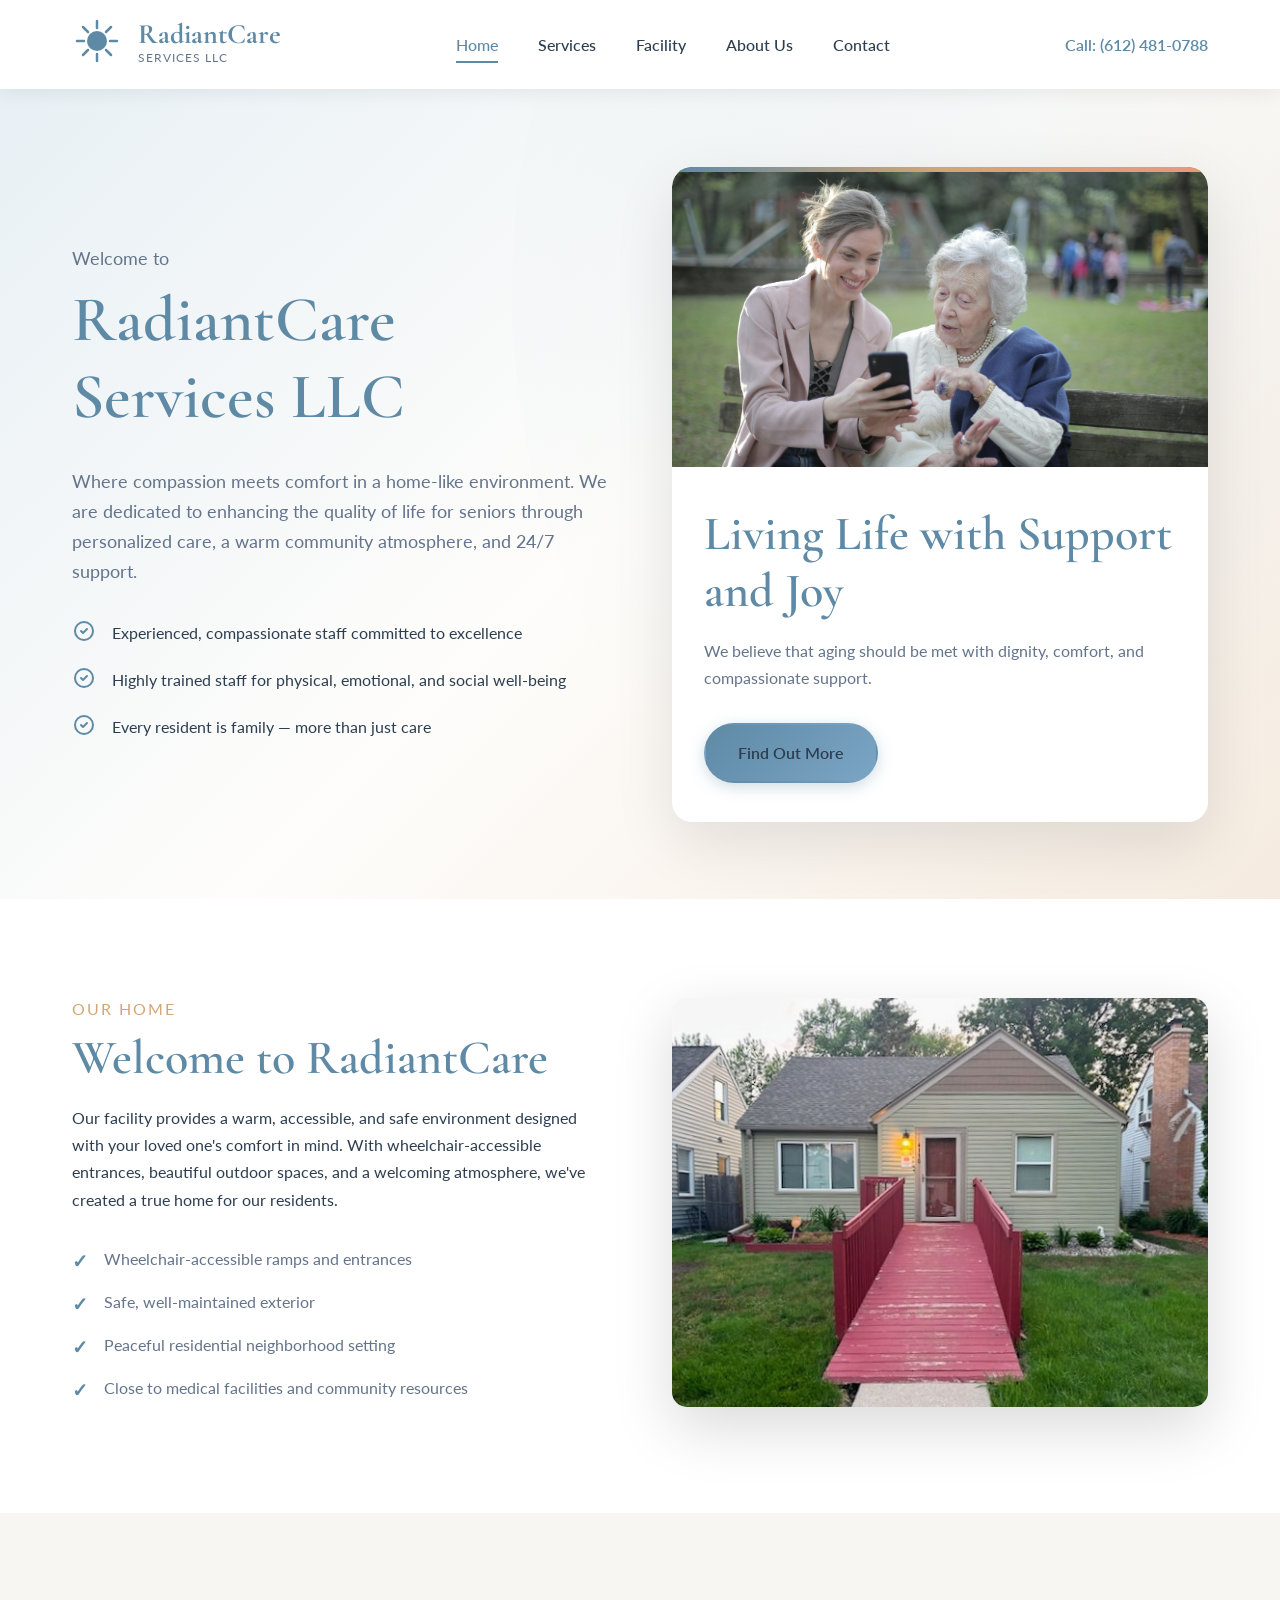
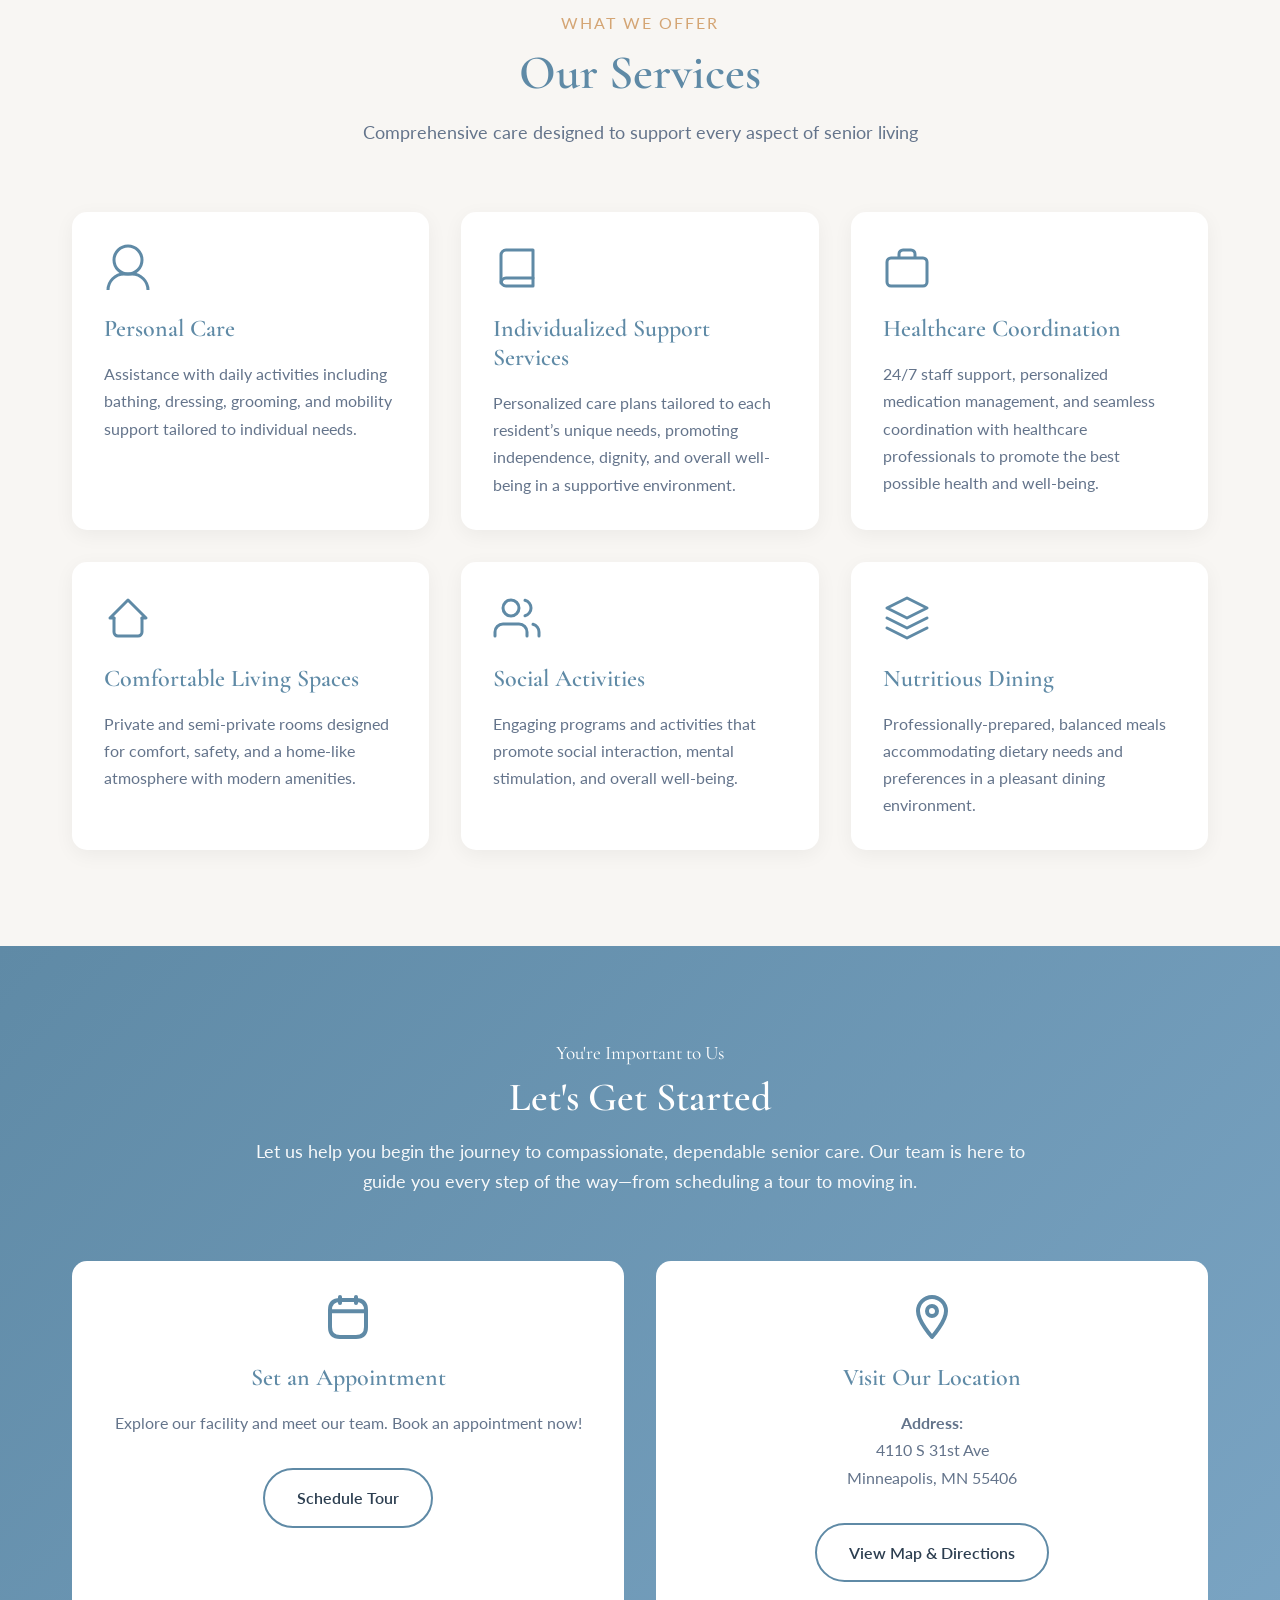
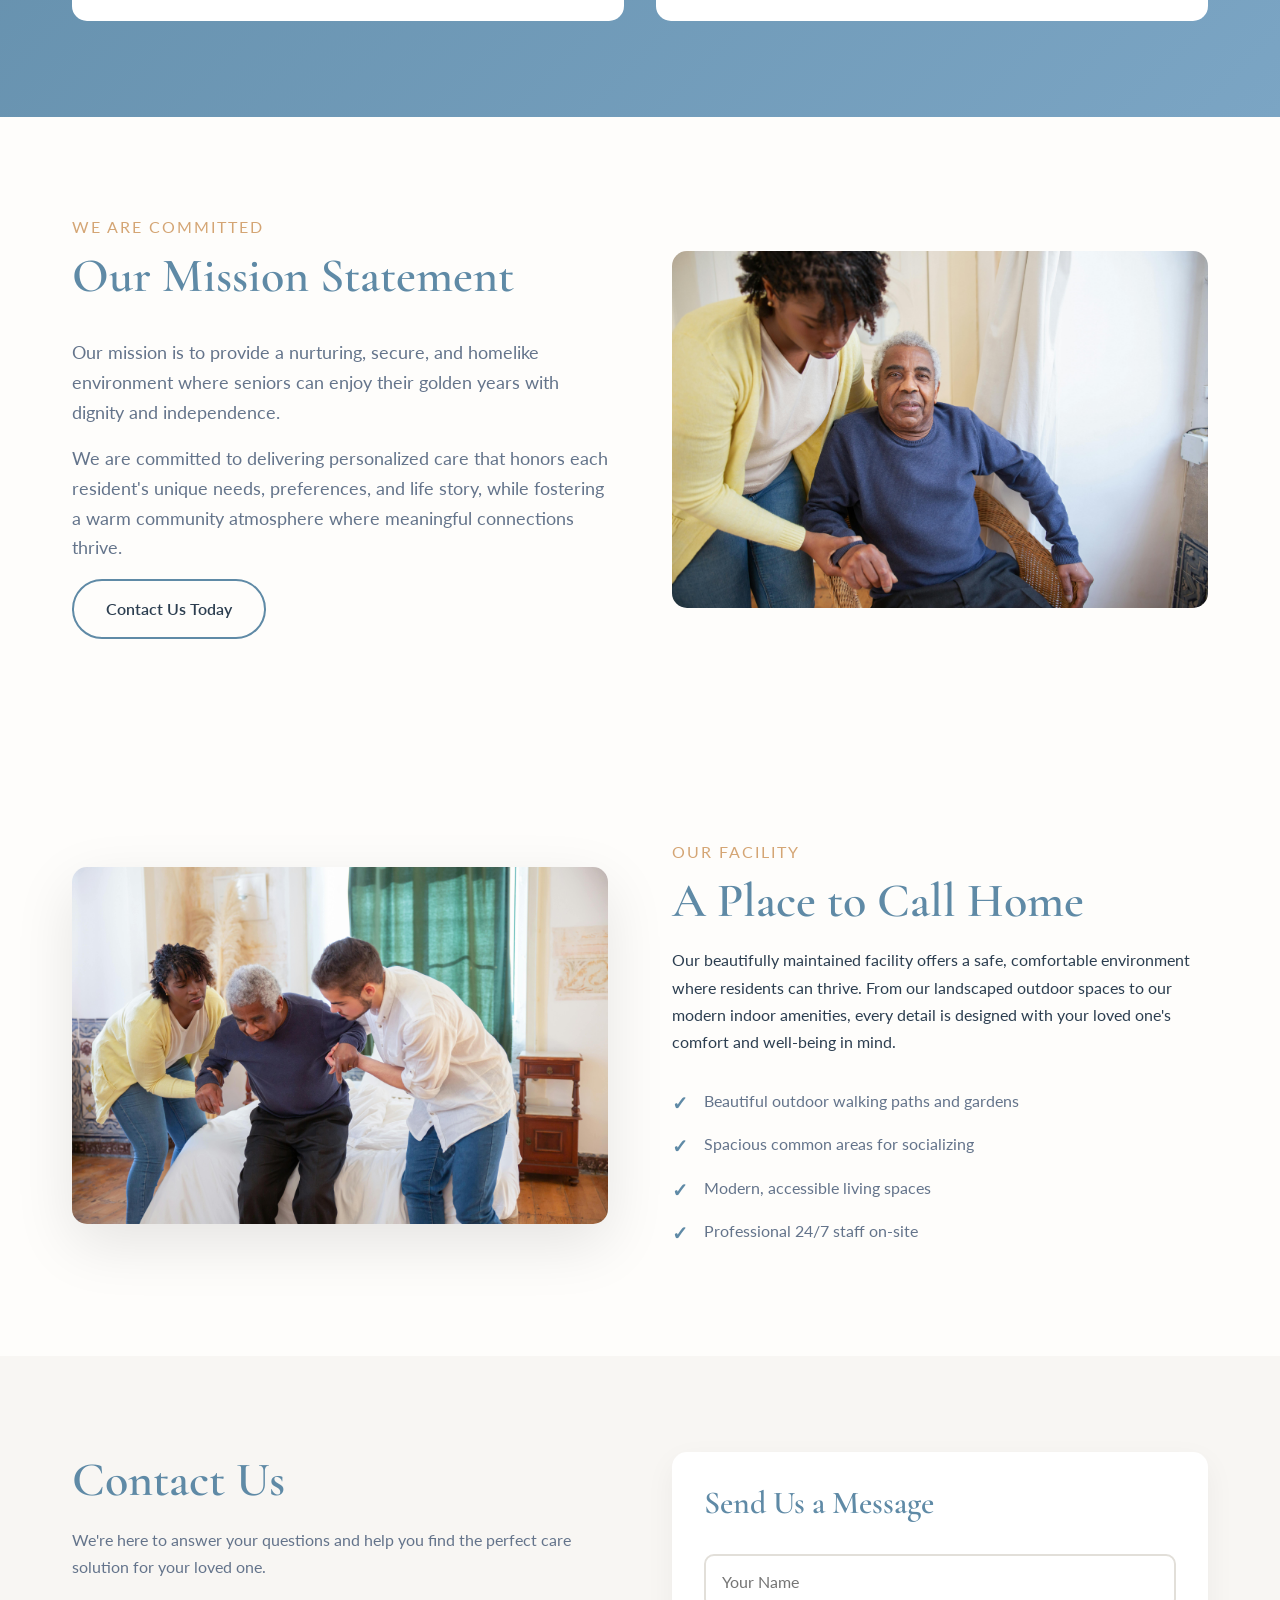
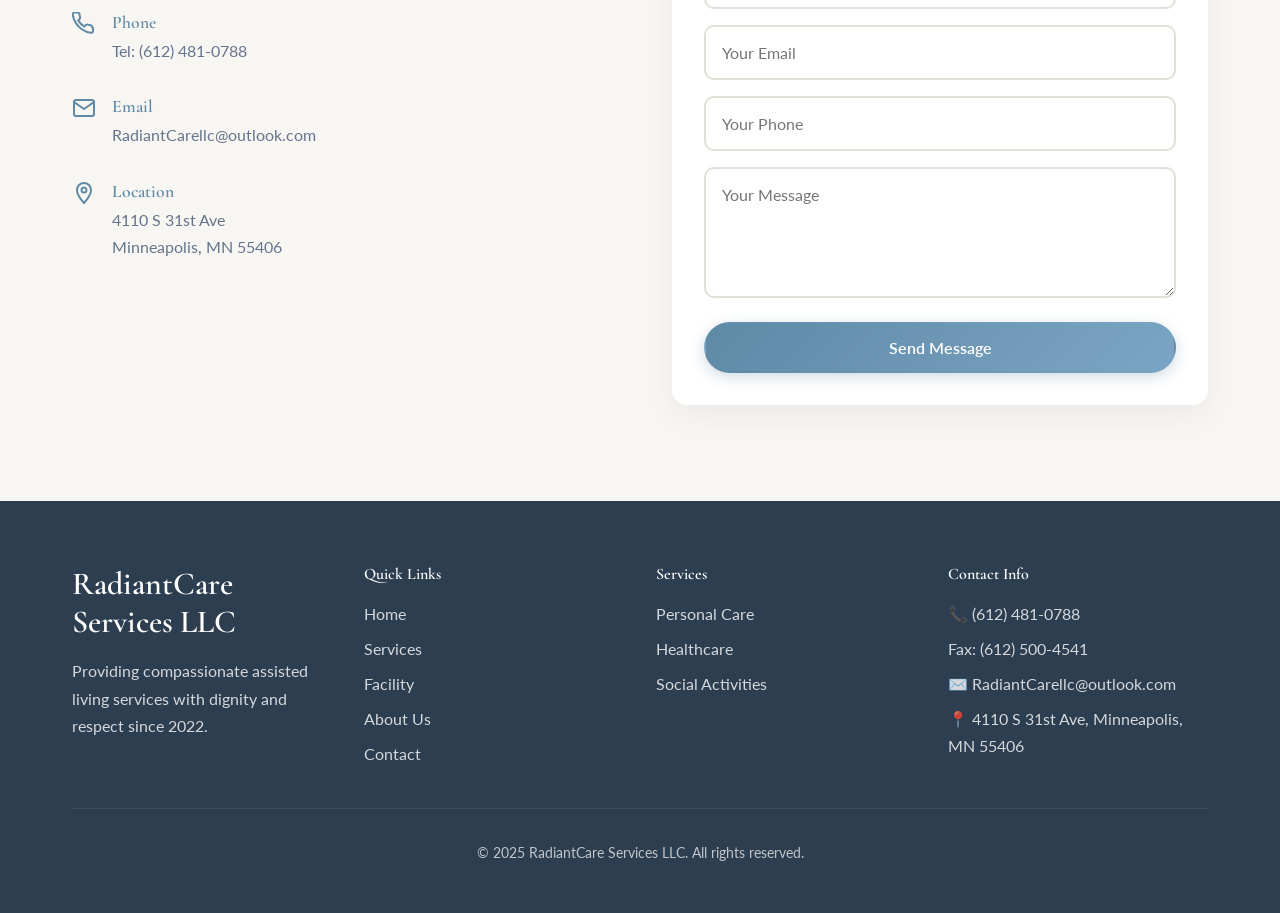
<file: index.html>
<!DOCTYPE html>
<html lang="en">
<head>
    <meta charset="UTF-8">
    <meta name="viewport" content="width=device-width, initial-scale=1.0">
    <title>RadiantCare Services LLC - Assisted Living with Compassion</title>
    <link rel="stylesheet" href="styles.css">
    <link rel="preconnect" href="https://fonts.googleapis.com">
    <link rel="preconnect" href="https://fonts.gstatic.com" crossorigin>
    <link href="https://fonts.googleapis.com/css2?family=Cormorant+Garamond:wght@300;400;600;700&family=Lato:wght@300;400;700&display=swap" rel="stylesheet">
</head>
<body>
    <!-- Navigation hello -->
    <nav class="navbar">
        <div class="container">
            <div class="nav-wrapper">
                <div class="logo">
                    <div class="logo-icon">
                        <svg width="50" height="50" viewBox="0 0 50 50" fill="none" xmlns="http://www.w3.org/2000/svg">
                            <!-- Sun circle -->
                            <circle cx="25" cy="25" r="10" fill="currentColor"/>
                            <!-- Sun rays -->
                            <line x1="25" y1="5" x2="25" y2="12" stroke="currentColor" stroke-width="2.5" stroke-linecap="round"/>
                            <line x1="25" y1="38" x2="25" y2="45" stroke="currentColor" stroke-width="2.5" stroke-linecap="round"/>
                            <line x1="5" y1="25" x2="12" y2="25" stroke="currentColor" stroke-width="2.5" stroke-linecap="round"/>
                            <line x1="38" y1="25" x2="45" y2="25" stroke="currentColor" stroke-width="2.5" stroke-linecap="round"/>
                            <line x1="11" y1="11" x2="16" y2="16" stroke="currentColor" stroke-width="2.5" stroke-linecap="round"/>
                            <line x1="34" y1="34" x2="39" y2="39" stroke="currentColor" stroke-width="2.5" stroke-linecap="round"/>
                            <line x1="39" y1="11" x2="34" y2="16" stroke="currentColor" stroke-width="2.5" stroke-linecap="round"/>
                            <line x1="16" y1="34" x2="11" y2="39" stroke="currentColor" stroke-width="2.5" stroke-linecap="round"/>
                        </svg>
                    </div>
                    <div class="logo-text">
                        <span class="logo-name">RadiantCare</span>
                        <span class="logo-tagline">Services LLC</span>
                    </div>
                </div>
                <div class="nav-menu" id="navMenu">
                    <a href="#home" class="nav-link active">Home</a>
                    <a href="#services" class="nav-link">Services</a>
                    <a href="#facility" class="nav-link">Facility</a>
                    <a href="#about" class="nav-link">About Us</a>
                    <a href="#contact" class="nav-link">Contact</a>
                </div>
                <div class="nav-contact">
                    <span class="phone-number">Call: (612) 481-0788</span>
                </div>
                <button class="menu-toggle" id="menuToggle">
                    <span></span>
                    <span></span>
                    <span></span>
                </button>
            </div>
        </div>
    </nav>

    <!-- Hero Section -->
    <section class="hero" id="home">
        <div class="hero-background"></div>
        <div class="container">
            <div class="hero-content">
                <div class="hero-text">
                    <p class="hero-subtitle">Welcome to</p>
                    <h1 class="hero-title">RadiantCare Services LLC</h1>
                    <p class="hero-description">Where compassion meets comfort in a home-like environment. We are dedicated to enhancing the quality of life for seniors through personalized care, a warm community atmosphere, and 24/7 support.</p>
                    <div class="hero-features">
                        <div class="feature-item">
                            <div class="feature-icon">
                                <svg width="24" height="24" viewBox="0 0 24 24" fill="none" xmlns="http://www.w3.org/2000/svg">
                                    <path d="M12 21C16.9706 21 21 16.9706 21 12C21 7.02944 16.9706 3 12 3C7.02944 3 3 7.02944 3 12C3 16.9706 7.02944 21 12 21Z" stroke="currentColor" stroke-width="2"/>
                                    <path d="M9 12L11 14L15 10" stroke="currentColor" stroke-width="2" stroke-linecap="round" stroke-linejoin="round"/>
                                </svg>
                            </div>
                            <p>Experienced, compassionate staff committed to excellence</p>
                        </div>
                        <div class="feature-item">
                            <div class="feature-icon">
                                <svg width="24" height="24" viewBox="0 0 24 24" fill="none" xmlns="http://www.w3.org/2000/svg">
                                    <path d="M12 21C16.9706 21 21 16.9706 21 12C21 7.02944 16.9706 3 12 3C7.02944 3 3 7.02944 3 12C3 16.9706 7.02944 21 12 21Z" stroke="currentColor" stroke-width="2"/>
                                    <path d="M9 12L11 14L15 10" stroke="currentColor" stroke-width="2" stroke-linecap="round" stroke-linejoin="round"/>
                                </svg>
                            </div>
                            <p>Highly trained staff for physical, emotional, and social well-being</p>
                        </div>
                        <div class="feature-item">
                            <div class="feature-icon">
                                <svg width="24" height="24" viewBox="0 0 24 24" fill="none" xmlns="http://www.w3.org/2000/svg">
                                    <path d="M12 21C16.9706 21 21 16.9706 21 12C21 7.02944 16.9706 3 12 3C7.02944 3 3 7.02944 3 12C3 16.9706 7.02944 21 12 21Z" stroke="currentColor" stroke-width="2"/>
                                    <path d="M9 12L11 14L15 10" stroke="currentColor" stroke-width="2" stroke-linecap="round" stroke-linejoin="round"/>
                                </svg>
                            </div>
                            <p>Every resident is family — more than just care</p>
                        </div>
                    </div>
                </div>
                <div class="hero-image">
                    <div class="hero-card">
                        <img src="care3.jpg" alt="Caregiver with senior resident" class="hero-photo">
                        <div class="card-content">
                            <h2>Living Life with Support and Joy</h2>
                            <p>We believe that aging should be met with dignity, comfort, and compassionate support.</p>
                            <a href="#services" class="btn btn-primary">Find Out More</a>
                        </div>
                    </div>
                </div>
            </div>
        </div>
    </section>

    <!-- House Showcase Section -->
    <section class="house-showcase">
        <div class="container">
            <div class="house-content">
                <div class="house-text">
                    <p class="section-subtitle">Our Home</p>
                    <h2 class="section-title">Welcome to RadiantCare</h2>
                    <p>Our facility provides a warm, accessible, and safe environment designed with your loved one's comfort in mind. With wheelchair-accessible entrances, beautiful outdoor spaces, and a welcoming atmosphere, we've created a true home for our residents.</p>
                    <ul class="house-features">
                        <li>Wheelchair-accessible ramps and entrances</li>
                        <li>Safe, well-maintained exterior</li>
                        <li>Peaceful residential neighborhood setting</li>
                        <li>Close to medical facilities and community resources</li>
                    </ul>
                </div>
                <div class="house-image">
                    <img src="house.png" alt="RadiantCare Services facility exterior" class="house-photo">
                </div>
            </div>
        </div>
    </section>

    <!-- Services Section -->
    <section class="services" id="services">
        <div class="container">
            <div class="section-header">
                <p class="section-subtitle">What We Offer</p>
                <h2 class="section-title">Our Services</h2>
                <p class="section-description">Comprehensive care designed to support every aspect of senior living</p>
            </div>
            <div class="services-grid">
                <div class="service-card">
                    <div class="service-icon">
                        <svg width="48" height="48" viewBox="0 0 24 24" fill="none" xmlns="http://www.w3.org/2000/svg">
                            <path d="M12 15C15.866 15 19 11.866 19 8C19 4.13401 15.866 1 12 1C8.13401 1 5 4.13401 5 8C5 11.866 8.13401 15 12 15Z" stroke="currentColor" stroke-width="1.5"/>
                            <path d="M2 23C2 18.5817 5.58172 15 10 15H14C18.4183 15 22 18.5817 22 23" stroke="currentColor" stroke-width="1.5"/>
                        </svg>
                    </div>
                    <h3>Personal Care</h3>
                    <p>Assistance with daily activities including bathing, dressing, grooming, and mobility support tailored to individual needs.</p>
                </div>
                <div class="service-card">
                    <div class="service-icon">
                        <svg width="48" height="48" viewBox="0 0 24 24" fill="none" xmlns="http://www.w3.org/2000/svg">
                            <path d="M4 19.5C4 18.837 4.26339 18.2011 4.73223 17.7322C5.20107 17.2634 5.83696 17 6.5 17H20" stroke="currentColor" stroke-width="1.5" stroke-linecap="round" stroke-linejoin="round"/>
                            <path d="M6.5 3H20V21H6.5C5.83696 21 5.20107 20.7366 4.73223 20.2678C4.26339 19.7989 4 19.163 4 18.5V5.5C4 4.83696 4.26339 4.20107 4.73223 3.73223C5.20107 3.26339 5.83696 3 6.5 3Z" stroke="currentColor" stroke-width="1.5" stroke-linecap="round" stroke-linejoin="round"/>
                        </svg>
                    </div>
                    <h3>Individualized Support Services</h3>
                    <p>Personalized care plans tailored to each resident’s unique needs, promoting independence, dignity, and overall well-being in a supportive environment.</p>
                </div>
                <div class="service-card">
                    <div class="service-icon">
                        <svg width="48" height="48" viewBox="0 0 24 24" fill="none" xmlns="http://www.w3.org/2000/svg">
                            <path d="M20 7H4C2.89543 7 2 7.89543 2 9V19C2 20.1046 2.89543 21 4 21H20C21.1046 21 22 20.1046 22 19V9C22 7.89543 21.1046 7 20 7Z" stroke="currentColor" stroke-width="1.5"/>
                            <path d="M16 7V5C16 4.46957 15.7893 3.96086 15.4142 3.58579C15.0391 3.21071 14.5304 3 14 3H10C9.46957 3 8.96086 3.21071 8.58579 3.58579C8.21071 3.96086 8 4.46957 8 5V7" stroke="currentColor" stroke-width="1.5"/>
                        </svg>
                    </div>
                    <h3>Healthcare Coordination</h3>
                    <p>24/7 staff support, personalized medication management, and seamless coordination with healthcare professionals to promote the best possible health and well-being.</p>
                </div>
                <div class="service-card">
                    <div class="service-icon">
                        <svg width="48" height="48" viewBox="0 0 24 24" fill="none" xmlns="http://www.w3.org/2000/svg">
                            <path d="M5 12H3L12 3L21 12H19" stroke="currentColor" stroke-width="1.5" stroke-linecap="round" stroke-linejoin="round"/>
                            <path d="M5 12V19C5 19.5304 5.21071 20.0391 5.58579 20.4142C5.96086 20.7893 6.46957 21 7 21H17C17.5304 21 18.0391 20.7893 18.4142 20.4142C18.7893 20.0391 19 19.5304 19 19V12" stroke="currentColor" stroke-width="1.5" stroke-linecap="round" stroke-linejoin="round"/>
                        </svg>
                    </div>
                    <h3>Comfortable Living Spaces</h3>
                    <p>Private and semi-private rooms designed for comfort, safety, and a home-like atmosphere with modern amenities.</p>
                </div>
                <div class="service-card">
                    <div class="service-icon">
                        <svg width="48" height="48" viewBox="0 0 24 24" fill="none" xmlns="http://www.w3.org/2000/svg">
                            <path d="M17 21V19C17 17.9391 16.5786 16.9217 15.8284 16.1716C15.0783 15.4214 14.0609 15 13 15H5C3.93913 15 2.92172 15.4214 2.17157 16.1716C1.42143 16.9217 1 17.9391 1 19V21" stroke="currentColor" stroke-width="1.5" stroke-linecap="round" stroke-linejoin="round"/>
                            <path d="M9 11C11.2091 11 13 9.20914 13 7C13 4.79086 11.2091 3 9 3C6.79086 3 5 4.79086 5 7C5 9.20914 6.79086 11 9 11Z" stroke="currentColor" stroke-width="1.5" stroke-linecap="round" stroke-linejoin="round"/>
                            <path d="M23 21V19C22.9993 18.1137 22.7044 17.2528 22.1614 16.5523C21.6184 15.8519 20.8581 15.3516 20 15.13" stroke="currentColor" stroke-width="1.5" stroke-linecap="round" stroke-linejoin="round"/>
                            <path d="M16 3.13C16.8604 3.35031 17.623 3.85071 18.1676 4.55232C18.7122 5.25392 19.0078 6.11683 19.0078 7.005C19.0078 7.89318 18.7122 8.75608 18.1676 9.45769C17.623 10.1593 16.8604 10.6597 16 10.88" stroke="currentColor" stroke-width="1.5" stroke-linecap="round" stroke-linejoin="round"/>
                        </svg>
                    </div>
                    <h3>Social Activities</h3>
                    <p>Engaging programs and activities that promote social interaction, mental stimulation, and overall well-being.</p>
                </div>
                <div class="service-card">
                    <div class="service-icon">
                        <svg width="48" height="48" viewBox="0 0 24 24" fill="none" xmlns="http://www.w3.org/2000/svg">
                            <path d="M12 2L2 7L12 12L22 7L12 2Z" stroke="currentColor" stroke-width="1.5" stroke-linecap="round" stroke-linejoin="round"/>
                            <path d="M2 17L12 22L22 17" stroke="currentColor" stroke-width="1.5" stroke-linecap="round" stroke-linejoin="round"/>
                            <path d="M2 12L12 17L22 12" stroke="currentColor" stroke-width="1.5" stroke-linecap="round" stroke-linejoin="round"/>
                        </svg>
                    </div>
                    <h3>Nutritious Dining</h3>
                    <p> Professionally-prepared, balanced meals accommodating dietary needs and preferences in a pleasant dining environment.</p>
                </div>
            </div>
        </div>
    </section>

    <!-- CTA Section -->
    <section class="cta-section">
        <div class="container">
            <div class="cta-content">
                <div class="cta-text">
                    <h2>You're Important to Us</h2>
                    <h3>Let's Get Started</h3>
                    <p>Let us help you begin the journey to compassionate, dependable senior care. Our team is here to guide you every step of the way—from scheduling a tour to moving in.</p>
                </div>
                <div class="cta-actions">
                    <div class="cta-card">
                        <div class="cta-icon">
                            <svg width="48" height="48" viewBox="0 0 24 24" fill="none" xmlns="http://www.w3.org/2000/svg">
                                <path d="M8 2V5" stroke="currentColor" stroke-width="2" stroke-linecap="round" stroke-linejoin="round"/>
                                <path d="M16 2V5" stroke="currentColor" stroke-width="2" stroke-linecap="round" stroke-linejoin="round"/>
                                <path d="M3.5 9.09H20.5" stroke="currentColor" stroke-width="2" stroke-linecap="round" stroke-linejoin="round"/>
                                <path d="M21 8.5V17C21 20 19.5 22 16 22H8C4.5 22 3 20 3 17V8.5C3 5.5 4.5 3.5 8 3.5H16C19.5 3.5 21 5.5 21 8.5Z" stroke="currentColor" stroke-width="2" stroke-linecap="round" stroke-linejoin="round"/>
                            </svg>
                        </div>
                        <h4>Set an Appointment</h4>
                        <p>Explore our facility and meet our team. Book an appointment now!</p>
                        <a href="mailto:RadiantCarellc@outlook.com?subject=Schedule%20Tour%20Request&body=Hello,%0D%0A%0D%0AI%20would%20like%20to%20schedule%20a%20tour%20of%20RadiantCare%20Services.%0D%0A%0D%0AName:%20%0D%0APhone:%20%0D%0APreferred%20Date/Time:%20%0D%0A%0D%0AThank%20you!" class="btn btn-secondary">Schedule Tour</a>
                    </div>
                    <div class="cta-card">
                        <div class="cta-icon">
                            <svg width="48" height="48" viewBox="0 0 24 24" fill="none" xmlns="http://www.w3.org/2000/svg">
                                <path d="M12 2C8.13 2 5 5.13 5 9C5 14.25 12 22 12 22C12 22 19 14.25 19 9C19 5.13 15.87 2 12 2Z" stroke="currentColor" stroke-width="2" stroke-linecap="round" stroke-linejoin="round"/>
                                <path d="M12 11.5C13.3807 11.5 14.5 10.3807 14.5 9C14.5 7.61929 13.3807 6.5 12 6.5C10.6193 6.5 9.5 7.61929 9.5 9C9.5 10.3807 10.6193 11.5 12 11.5Z" stroke="currentColor" stroke-width="2" stroke-linecap="round" stroke-linejoin="round"/>
                            </svg>
                        </div>
                        <h4>Visit Our Location</h4>
                        <p><strong>Address:</strong><br>4110 S 31st Ave<br>Minneapolis, MN 55406</p>
                        <a href="https://www.google.com/maps/search/?api=1&query=4110+S+31st+Ave+Minneapolis+MN+55406" target="_blank" class="btn btn-secondary">View Map & Directions</a>
                    </div>
                </div>
            </div>
        </div>
    </section>

    <!-- Mission Section -->
    <section class="mission" id="about">
        <div class="container">
            <div class="mission-wrapper">
                <div class="mission-content">
                    <p class="mission-label">We Are Committed</p>
                    <h2 class="mission-title">Our Mission Statement</h2>
                    <p class="mission-text">Our mission is to provide a nurturing, secure, and homelike environment where seniors can enjoy their golden years with dignity and independence.</p>
                    <p class="mission-text">We are committed to delivering personalized care that honors each resident's unique needs, preferences, and life story, while fostering a warm community atmosphere where meaningful connections thrive.</p>
                    <a href="#contact" class="btn btn-outline">Contact Us Today</a>
                </div>
                <div class="mission-image">
                    <img src="care2.jpg" alt="Compassionate care at RadiantCare" class="mission-photo">
                </div>
            </div>
        </div>
    </section>

    <!-- Facility Preview Section -->
    <section class="facility-preview" id="facility">
        <div class="container">
            <div class="facility-content">
                <div class="facility-image">
                    <img src="care1.jpg" alt="Quality care at RadiantCare" class="facility-photo">
                </div>
                <div class="facility-text">
                    <p class="section-subtitle">Our Facility</p>
                    <h2 class="section-title">A Place to Call Home</h2>
                    <p>Our beautifully maintained facility offers a safe, comfortable environment where residents can thrive. From our landscaped outdoor spaces to our modern indoor amenities, every detail is designed with your loved one's comfort and well-being in mind.</p>
                    <ul class="facility-features">
                        <li>Beautiful outdoor walking paths and gardens</li>
                        <li>Spacious common areas for socializing</li>
                        <li>Modern, accessible living spaces</li>
                        <li>Professional 24/7 staff on-site</li>
                    </ul>
                </div>
            </div>
        </div>
    </section>

    <!-- Contact Section -->
    <section class="contact" id="contact">
        <div class="container">
            <div class="contact-wrapper">
                <div class="contact-info">
                    <h2>Contact Us</h2>
                    <p>We're here to answer your questions and help you find the perfect care solution for your loved one.</p>
                    
                    <div class="contact-details">
                        <div class="contact-item">
                            <div class="contact-icon">
                                <svg width="24" height="24" viewBox="0 0 24 24" fill="none" xmlns="http://www.w3.org/2000/svg">
                                    <path d="M21 15.9999V18.9999C21.0011 19.2662 20.9441 19.5299 20.8325 19.7727C20.7209 20.0154 20.5573 20.2312 20.3521 20.4044C20.1469 20.5776 19.9046 20.7042 19.6407 20.7753C19.3769 20.8464 19.0986 20.8603 18.83 20.8159C15.7428 20.3737 12.787 19.2271 10.19 17.4599C7.77382 15.8429 5.72533 13.7944 4.10833 11.3782C2.33333 8.7677 1.18659 5.79562 0.753333 2.69321C0.708953 2.42568 0.722517 2.14899 0.793303 1.88629C0.86409 1.62359 0.990246 1.38229 1.16227 1.17783C1.3343 0.973365 1.54905 0.809501 1.79065 0.697594C2.03225 0.585686 2.29478 0.527906 2.56 0.527832H5.56C6.03013 0.523023 6.48473 0.693577 6.83478 1.0068C7.18484 1.32001 7.40811 1.75451 7.46 2.21983C7.55774 3.14947 7.75728 4.06585 8.05333 4.95316C8.18759 5.33425 8.20126 5.74663 8.09272 6.13629C7.98417 6.52595 7.75869 6.87426 7.44333 7.13316L6.20667 8.36983C7.71866 10.8811 9.84189 13.0043 12.3533 14.5163L13.59 13.2796C13.8489 12.9643 14.1972 12.7388 14.5869 12.6302C14.9765 12.5217 15.3889 12.5354 15.77 12.6696C16.6573 12.9657 17.5737 13.1652 18.5033 13.2629C18.9729 13.3151 19.4107 13.5418 19.7241 13.8969C20.0375 14.252 20.2045 14.7118 20.1933 15.1849L21 15.9999Z" stroke="currentColor" stroke-width="2" stroke-linecap="round" stroke-linejoin="round"/>
                                </svg>
                            </div>
                            <div>
                                <h4>Phone</h4>
                                <p>Tel: (612) 481-0788</p>
                            </div>
                        </div>
                        
                        <div class="contact-item">
                            <div class="contact-icon">
                                <svg width="24" height="24" viewBox="0 0 24 24" fill="none" xmlns="http://www.w3.org/2000/svg">
                                    <path d="M4 4H20C21.1 4 22 4.9 22 6V18C22 19.1 21.1 20 20 20H4C2.9 20 2 19.1 2 18V6C2 4.9 2.9 4 4 4Z" stroke="currentColor" stroke-width="2" stroke-linecap="round" stroke-linejoin="round"/>
                                    <path d="M22 6L12 13L2 6" stroke="currentColor" stroke-width="2" stroke-linecap="round" stroke-linejoin="round"/>
                                </svg>
                            </div>
                            <div>
                                <h4>Email</h4>
                                <p>RadiantCarellc@outlook.com</p>
                            </div>
                        </div>
                        
                        <div class="contact-item">
                            <div class="contact-icon">
                                <svg width="24" height="24" viewBox="0 0 24 24" fill="none" xmlns="http://www.w3.org/2000/svg">
                                    <path d="M12 2C8.13 2 5 5.13 5 9C5 14.25 12 22 12 22C12 22 19 14.25 19 9C19 5.13 15.87 2 12 2Z" stroke="currentColor" stroke-width="2" stroke-linecap="round" stroke-linejoin="round"/>
                                    <path d="M12 11.5C13.3807 11.5 14.5 10.3807 14.5 9C14.5 7.61929 13.3807 6.5 12 6.5C10.6193 6.5 9.5 7.61929 9.5 9C9.5 10.3807 10.6193 11.5 12 11.5Z" stroke="currentColor" stroke-width="2" stroke-linecap="round" stroke-linejoin="round"/>
                                </svg>
                            </div>
                            <div>
                                <h4>Location</h4>
                                <p>4110 S 31st Ave</p>
                                <p>Minneapolis, MN 55406</p>
                            </div>
                        </div>
                    </div>
                </div>
                
                <div class="contact-form">
                    <h3>Send Us a Message</h3>
                    <form action="https://formspree.io/f/mdalrdlj" method="POST" id="contactForm">
                        <div class="form-group">
                            <input type="text" name="name" placeholder="Your Name" required>
                        </div>
                        <div class="form-group">
                            <input type="email" name="email" placeholder="Your Email" required>
                        </div>
                        <div class="form-group">
                            <input type="tel" name="phone" placeholder="Your Phone">
                        </div>
                        <div class="form-group">
                            <textarea name="message" placeholder="Your Message" rows="5" required></textarea>
                        </div>
                        <button type="submit" class="btn btn-primary btn-full">Send Message</button>
                    </form>
                </div>
            </div>
        </div>
    </section>

    <!-- Footer -->
    <footer class="footer">
        <div class="container">
            <div class="footer-content">
                <div class="footer-section">
                    <h3>RadiantCare Services LLC</h3>
                    <p>Providing compassionate assisted living services with dignity and respect since 2022.</p>
                </div>
                <div class="footer-section">
                    <h4>Quick Links</h4>
                    <ul>
                        <li><a href="#home">Home</a></li>
                        <li><a href="#services">Services</a></li>
                        <li><a href="#facility">Facility</a></li>
                        <li><a href="#about">About Us</a></li>
                        <li><a href="#contact">Contact</a></li>
                    </ul>
                </div>
                <div class="footer-section">
                    <h4>Services</h4>
                    <ul>
                        <li><a href="#services">Personal Care</a></li>
                        <li><a href="#services">Healthcare</a></li>
                        <li><a href="#services">Social Activities</a></li>
                    </ul>
                </div>
                <div class="footer-section">
                    <h4>Contact Info</h4>
                    <ul class="contact-list">
                        <li>📞 (612) 481-0788</li>
                        <li>Fax: (612) 500-4541</li>
                        <li>✉️ RadiantCarellc@outlook.com</li>
                        <li>📍 4110 S 31st Ave, Minneapolis, MN 55406</li>
                    </ul>
                </div>
            </div>
            <div class="footer-bottom">
                <p>&copy; 2025 RadiantCare Services LLC. All rights reserved.
</file>
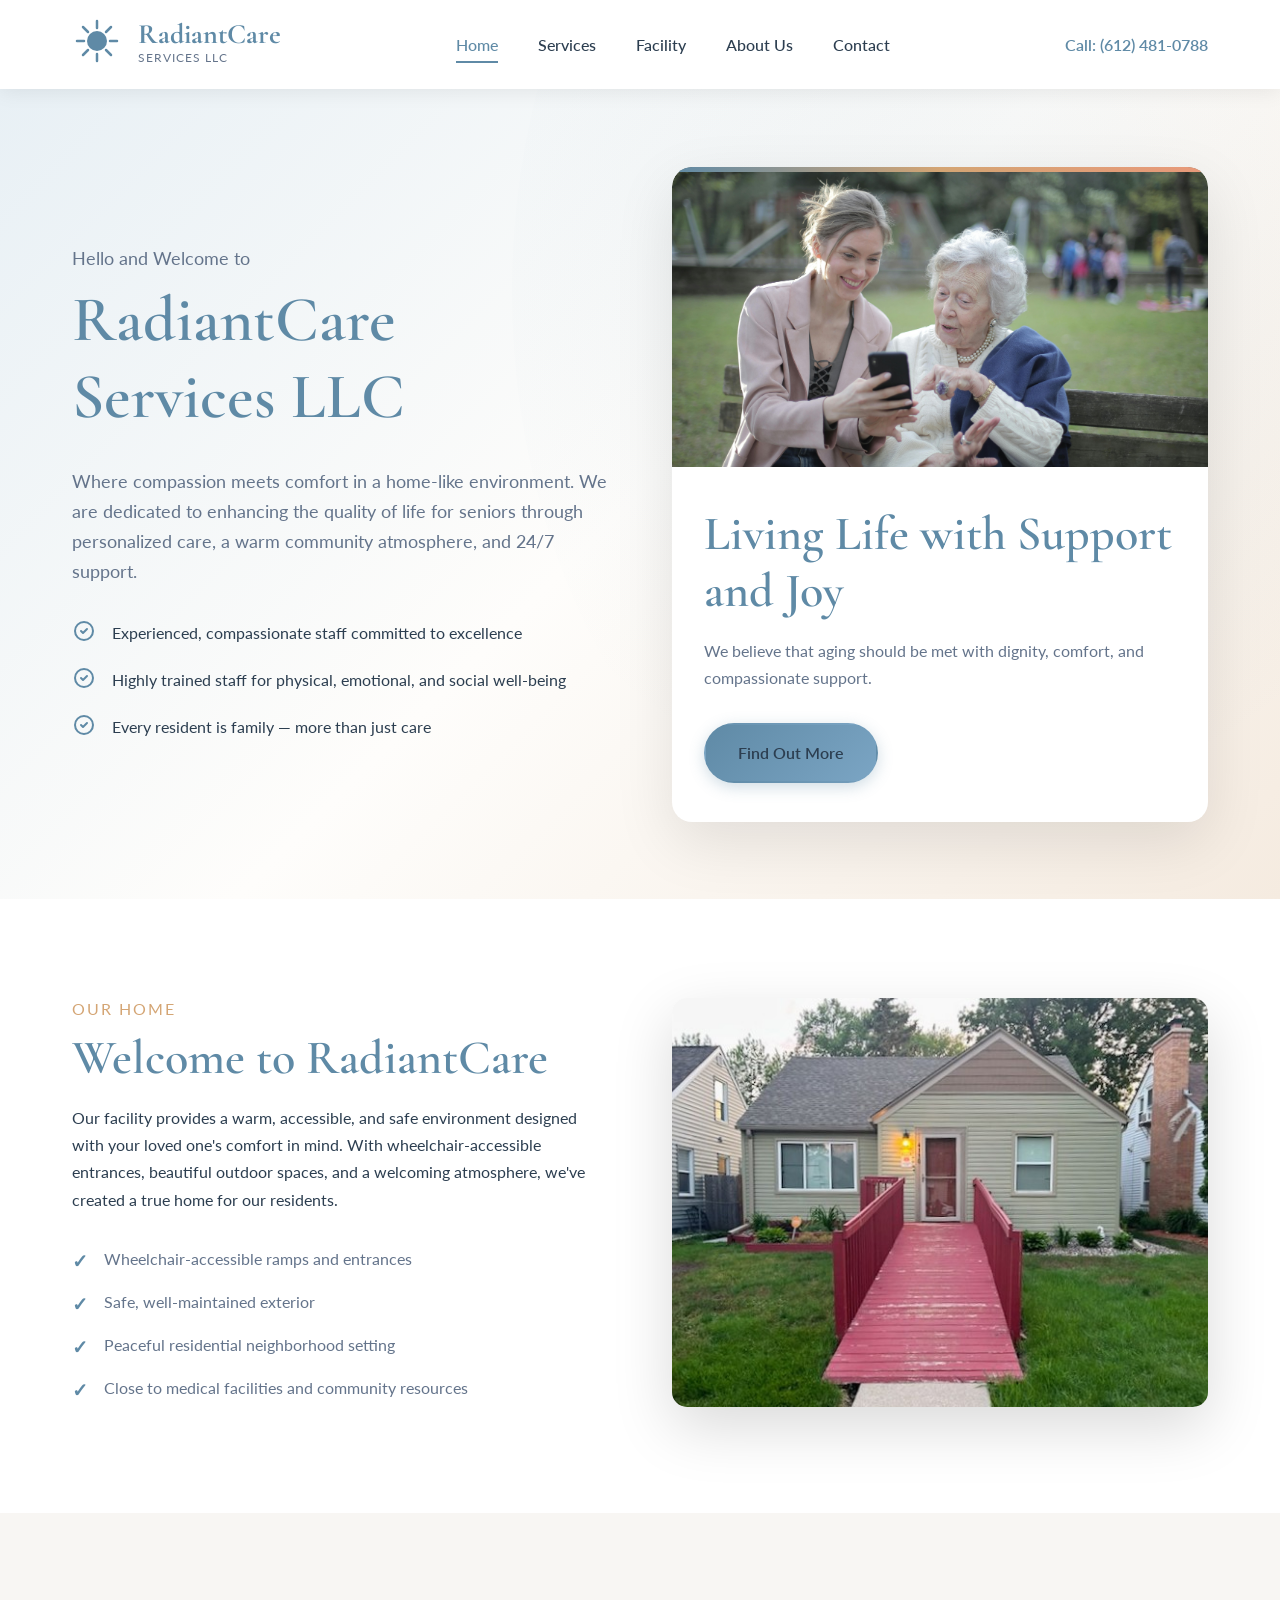
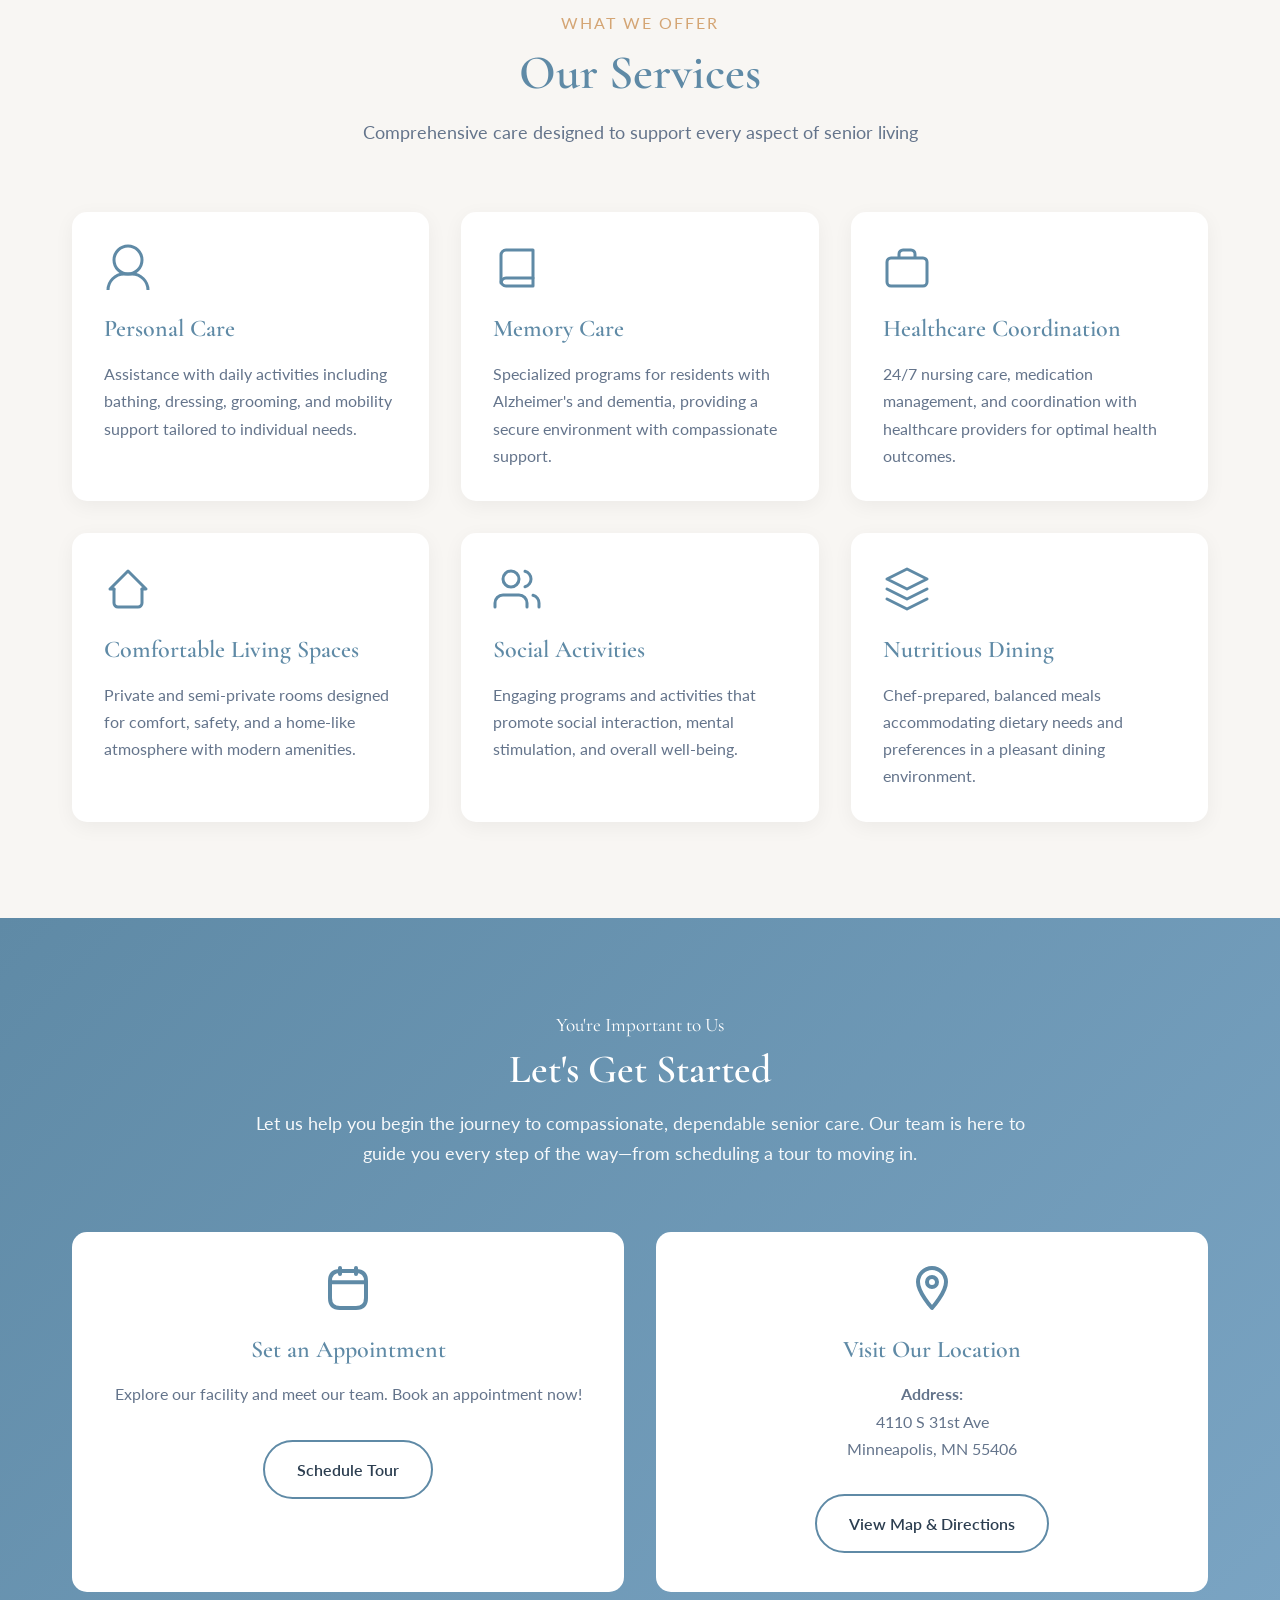
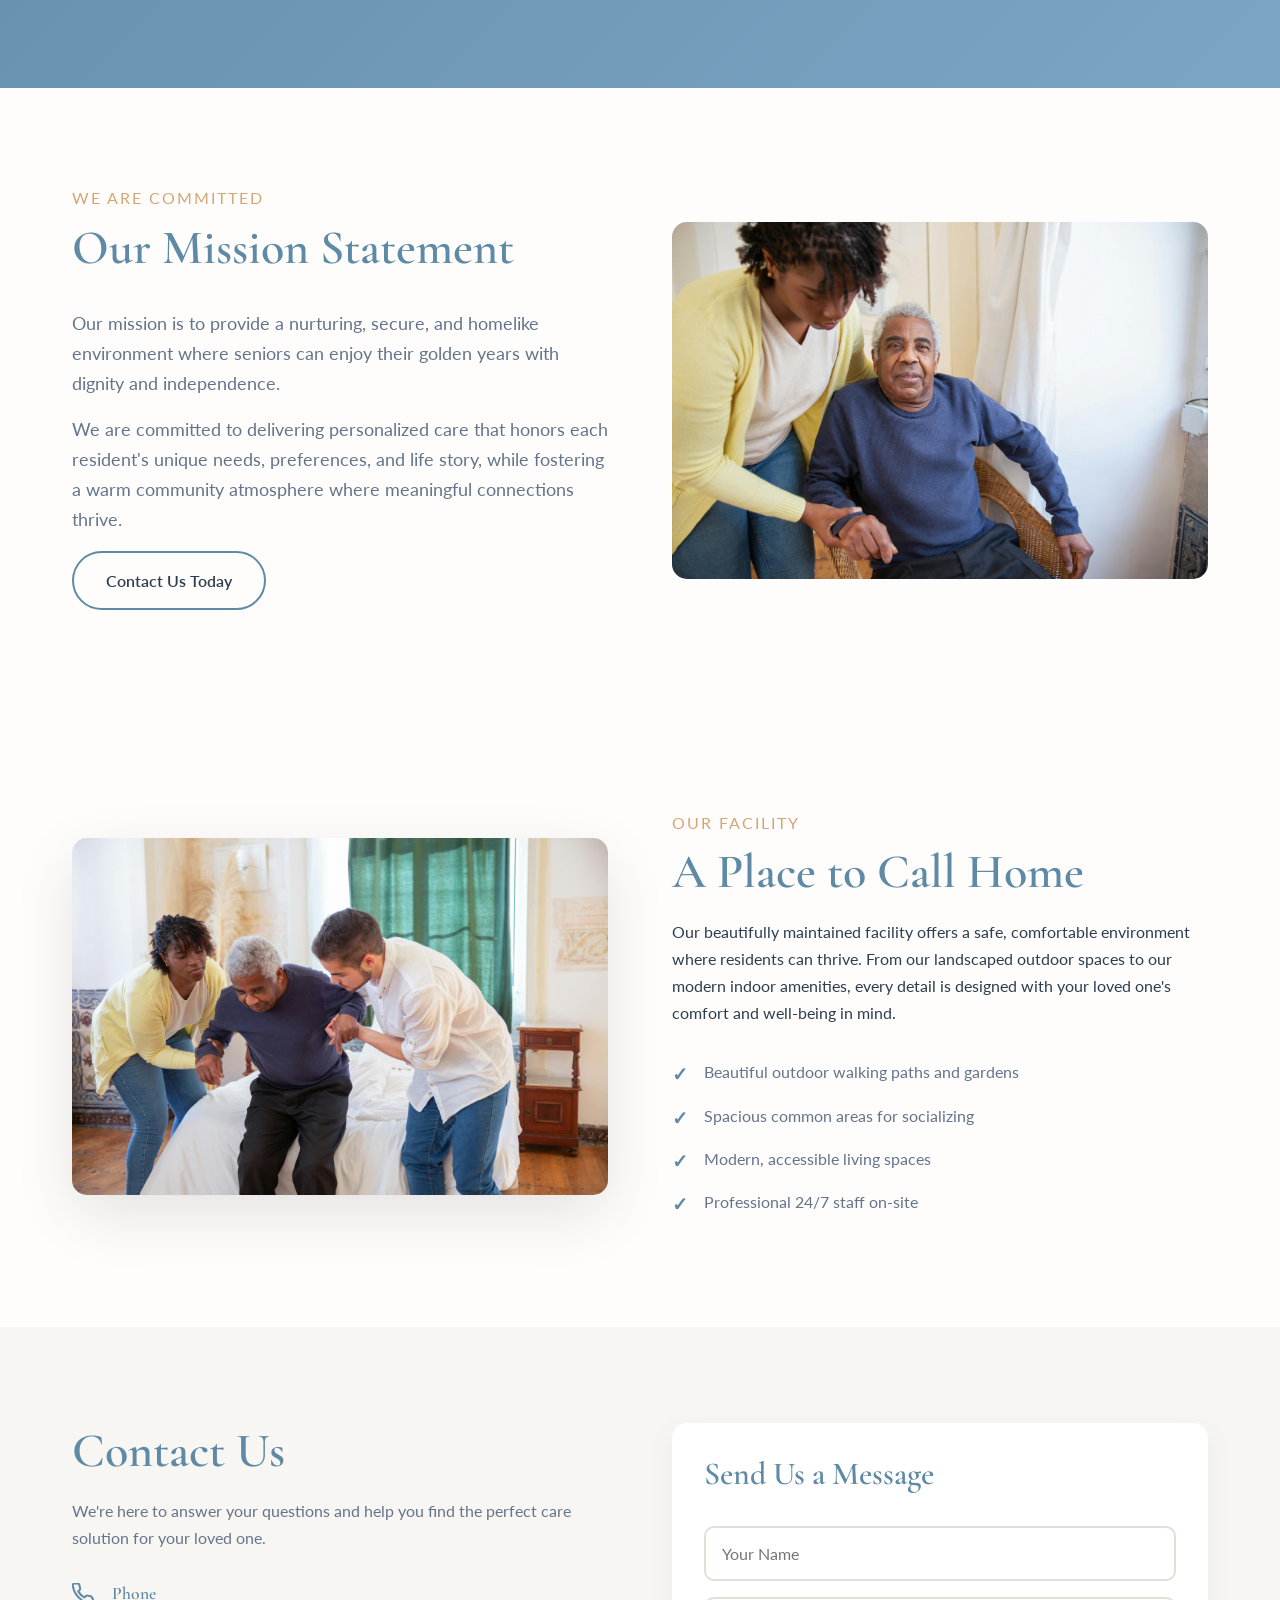
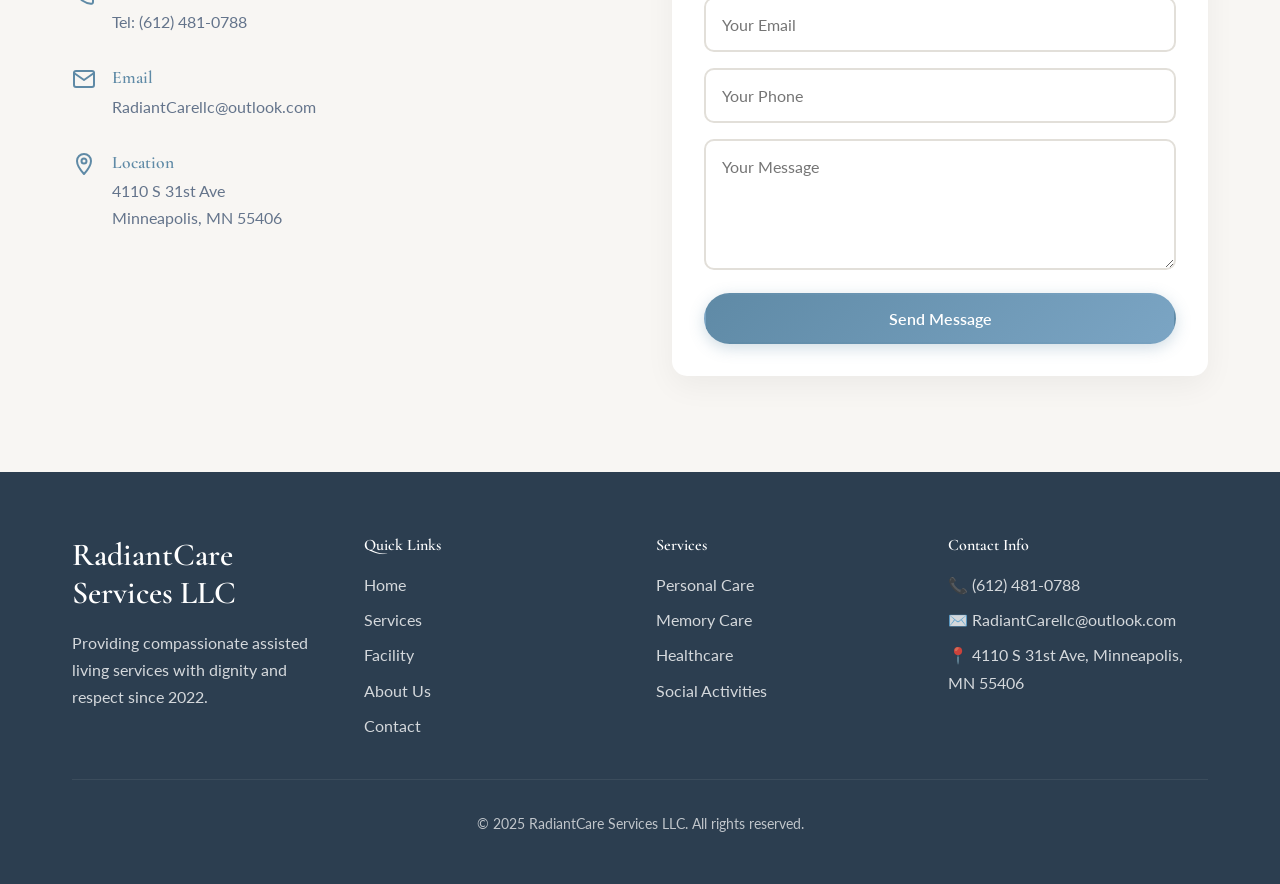
<file: index(1).html>
<!DOCTYPE html>
<html lang="en">
<head>
    <meta charset="UTF-8">
    <meta name="viewport" content="width=device-width, initial-scale=1.0">
    <title>RadiantCare Services LLC - Assisted Living with Compassion</title>
    <link rel="stylesheet" href="styles.css">
    <link rel="preconnect" href="https://fonts.googleapis.com">
    <link rel="preconnect" href="https://fonts.gstatic.com" crossorigin>
    <link href="https://fonts.googleapis.com/css2?family=Cormorant+Garamond:wght@300;400;600;700&family=Lato:wght@300;400;700&display=swap" rel="stylesheet">
</head>
<body>
    <!-- Navigation -->
    <nav class="navbar">
        <div class="container">
            <div class="nav-wrapper">
                <div class="logo">
                    <div class="logo-icon">
                        <svg width="50" height="50" viewBox="0 0 50 50" fill="none" xmlns="http://www.w3.org/2000/svg">
                            <!-- Sun circle -->
                            <circle cx="25" cy="25" r="10" fill="currentColor"/>
                            <!-- Sun rays -->
                            <line x1="25" y1="5" x2="25" y2="12" stroke="currentColor" stroke-width="2.5" stroke-linecap="round"/>
                            <line x1="25" y1="38" x2="25" y2="45" stroke="currentColor" stroke-width="2.5" stroke-linecap="round"/>
                            <line x1="5" y1="25" x2="12" y2="25" stroke="currentColor" stroke-width="2.5" stroke-linecap="round"/>
                            <line x1="38" y1="25" x2="45" y2="25" stroke="currentColor" stroke-width="2.5" stroke-linecap="round"/>
                            <line x1="11" y1="11" x2="16" y2="16" stroke="currentColor" stroke-width="2.5" stroke-linecap="round"/>
                            <line x1="34" y1="34" x2="39" y2="39" stroke="currentColor" stroke-width="2.5" stroke-linecap="round"/>
                            <line x1="39" y1="11" x2="34" y2="16" stroke="currentColor" stroke-width="2.5" stroke-linecap="round"/>
                            <line x1="16" y1="34" x2="11" y2="39" stroke="currentColor" stroke-width="2.5" stroke-linecap="round"/>
                        </svg>
                    </div>
                    <div class="logo-text">
                        <span class="logo-name">RadiantCare</span>
                        <span class="logo-tagline">Services LLC</span>
                    </div>
                </div>
                <div class="nav-menu" id="navMenu">
                    <a href="#home" class="nav-link active">Home</a>
                    <a href="#services" class="nav-link">Services</a>
                    <a href="#facility" class="nav-link">Facility</a>
                    <a href="#about" class="nav-link">About Us</a>
                    <a href="#contact" class="nav-link">Contact</a>
                </div>
                <div class="nav-contact">
                    <span class="phone-number">Call: (612) 481-0788</span>
                </div>
                <button class="menu-toggle" id="menuToggle">
                    <span></span>
                    <span></span>
                    <span></span>
                </button>
            </div>
        </div>
    </nav>

    <!-- Hero Section -->
    <section class="hero" id="home">
        <div class="hero-background"></div>
        <div class="container">
            <div class="hero-content">
                <div class="hero-text">
                    <p class="hero-subtitle">Hello and Welcome to</p>
                    <h1 class="hero-title">RadiantCare Services LLC</h1>
                    <p class="hero-description">Where compassion meets comfort in a home-like environment. We are dedicated to enhancing the quality of life for seniors through personalized care, a warm community atmosphere, and 24/7 support.</p>
                    <div class="hero-features">
                        <div class="feature-item">
                            <div class="feature-icon">
                                <svg width="24" height="24" viewBox="0 0 24 24" fill="none" xmlns="http://www.w3.org/2000/svg">
                                    <path d="M12 21C16.9706 21 21 16.9706 21 12C21 7.02944 16.9706 3 12 3C7.02944 3 3 7.02944 3 12C3 16.9706 7.02944 21 12 21Z" stroke="currentColor" stroke-width="2"/>
                                    <path d="M9 12L11 14L15 10" stroke="currentColor" stroke-width="2" stroke-linecap="round" stroke-linejoin="round"/>
                                </svg>
                            </div>
                            <p>Experienced, compassionate staff committed to excellence</p>
                        </div>
                        <div class="feature-item">
                            <div class="feature-icon">
                                <svg width="24" height="24" viewBox="0 0 24 24" fill="none" xmlns="http://www.w3.org/2000/svg">
                                    <path d="M12 21C16.9706 21 21 16.9706 21 12C21 7.02944 16.9706 3 12 3C7.02944 3 3 7.02944 3 12C3 16.9706 7.02944 21 12 21Z" stroke="currentColor" stroke-width="2"/>
                                    <path d="M9 12L11 14L15 10" stroke="currentColor" stroke-width="2" stroke-linecap="round" stroke-linejoin="round"/>
                                </svg>
                            </div>
                            <p>Highly trained staff for physical, emotional, and social well-being</p>
                        </div>
                        <div class="feature-item">
                            <div class="feature-icon">
                                <svg width="24" height="24" viewBox="0 0 24 24" fill="none" xmlns="http://www.w3.org/2000/svg">
                                    <path d="M12 21C16.9706 21 21 16.9706 21 12C21 7.02944 16.9706 3 12 3C7.02944 3 3 7.02944 3 12C3 16.9706 7.02944 21 12 21Z" stroke="currentColor" stroke-width="2"/>
                                    <path d="M9 12L11 14L15 10" stroke="currentColor" stroke-width="2" stroke-linecap="round" stroke-linejoin="round"/>
                                </svg>
                            </div>
                            <p>Every resident is family — more than just care</p>
                        </div>
                    </div>
                </div>
                <div class="hero-image">
                    <div class="hero-card">
                        <img src="care3.jpg" alt="Caregiver with senior resident" class="hero-photo">
                        <div class="card-content">
                            <h2>Living Life with Support and Joy</h2>
                            <p>We believe that aging should be met with dignity, comfort, and compassionate support.</p>
                            <a href="#services" class="btn btn-primary">Find Out More</a>
                        </div>
                    </div>
                </div>
            </div>
        </div>
    </section>

    <!-- House Showcase Section -->
    <section class="house-showcase">
        <div class="container">
            <div class="house-content">
                <div class="house-text">
                    <p class="section-subtitle">Our Home</p>
                    <h2 class="section-title">Welcome to RadiantCare</h2>
                    <p>Our facility provides a warm, accessible, and safe environment designed with your loved one's comfort in mind. With wheelchair-accessible entrances, beautiful outdoor spaces, and a welcoming atmosphere, we've created a true home for our residents.</p>
                    <ul class="house-features">
                        <li>Wheelchair-accessible ramps and entrances</li>
                        <li>Safe, well-maintained exterior</li>
                        <li>Peaceful residential neighborhood setting</li>
                        <li>Close to medical facilities and community resources</li>
                    </ul>
                </div>
                <div class="house-image">
                    <img src="house.png" alt="RadiantCare Services facility exterior" class="house-photo">
                </div>
            </div>
        </div>
    </section>

    <!-- Services Section -->
    <section class="services" id="services">
        <div class="container">
            <div class="section-header">
                <p class="section-subtitle">What We Offer</p>
                <h2 class="section-title">Our Services</h2>
                <p class="section-description">Comprehensive care designed to support every aspect of senior living</p>
            </div>
            <div class="services-grid">
                <div class="service-card">
                    <div class="service-icon">
                        <svg width="48" height="48" viewBox="0 0 24 24" fill="none" xmlns="http://www.w3.org/2000/svg">
                            <path d="M12 15C15.866 15 19 11.866 19 8C19 4.13401 15.866 1 12 1C8.13401 1 5 4.13401 5 8C5 11.866 8.13401 15 12 15Z" stroke="currentColor" stroke-width="1.5"/>
                            <path d="M2 23C2 18.5817 5.58172 15 10 15H14C18.4183 15 22 18.5817 22 23" stroke="currentColor" stroke-width="1.5"/>
                        </svg>
                    </div>
                    <h3>Personal Care</h3>
                    <p>Assistance with daily activities including bathing, dressing, grooming, and mobility support tailored to individual needs.</p>
                </div>
                <div class="service-card">
                    <div class="service-icon">
                        <svg width="48" height="48" viewBox="0 0 24 24" fill="none" xmlns="http://www.w3.org/2000/svg">
                            <path d="M4 19.5C4 18.837 4.26339 18.2011 4.73223 17.7322C5.20107 17.2634 5.83696 17 6.5 17H20" stroke="currentColor" stroke-width="1.5" stroke-linecap="round" stroke-linejoin="round"/>
                            <path d="M6.5 3H20V21H6.5C5.83696 21 5.20107 20.7366 4.73223 20.2678C4.26339 19.7989 4 19.163 4 18.5V5.5C4 4.83696 4.26339 4.20107 4.73223 3.73223C5.20107 3.26339 5.83696 3 6.5 3Z" stroke="currentColor" stroke-width="1.5" stroke-linecap="round" stroke-linejoin="round"/>
                        </svg>
                    </div>
                    <h3>Memory Care</h3>
                    <p>Specialized programs for residents with Alzheimer's and dementia, providing a secure environment with compassionate support.</p>
                </div>
                <div class="service-card">
                    <div class="service-icon">
                        <svg width="48" height="48" viewBox="0 0 24 24" fill="none" xmlns="http://www.w3.org/2000/svg">
                            <path d="M20 7H4C2.89543 7 2 7.89543 2 9V19C2 20.1046 2.89543 21 4 21H20C21.1046 21 22 20.1046 22 19V9C22 7.89543 21.1046 7 20 7Z" stroke="currentColor" stroke-width="1.5"/>
                            <path d="M16 7V5C16 4.46957 15.7893 3.96086 15.4142 3.58579C15.0391 3.21071 14.5304 3 14 3H10C9.46957 3 8.96086 3.21071 8.58579 3.58579C8.21071 3.96086 8 4.46957 8 5V7" stroke="currentColor" stroke-width="1.5"/>
                        </svg>
                    </div>
                    <h3>Healthcare Coordination</h3>
                    <p>24/7 nursing care, medication management, and coordination with healthcare providers for optimal health outcomes.</p>
                </div>
                <div class="service-card">
                    <div class="service-icon">
                        <svg width="48" height="48" viewBox="0 0 24 24" fill="none" xmlns="http://www.w3.org/2000/svg">
                            <path d="M5 12H3L12 3L21 12H19" stroke="currentColor" stroke-width="1.5" stroke-linecap="round" stroke-linejoin="round"/>
                            <path d="M5 12V19C5 19.5304 5.21071 20.0391 5.58579 20.4142C5.96086 20.7893 6.46957 21 7 21H17C17.5304 21 18.0391 20.7893 18.4142 20.4142C18.7893 20.0391 19 19.5304 19 19V12" stroke="currentColor" stroke-width="1.5" stroke-linecap="round" stroke-linejoin="round"/>
                        </svg>
                    </div>
                    <h3>Comfortable Living Spaces</h3>
                    <p>Private and semi-private rooms designed for comfort, safety, and a home-like atmosphere with modern amenities.</p>
                </div>
                <div class="service-card">
                    <div class="service-icon">
                        <svg width="48" height="48" viewBox="0 0 24 24" fill="none" xmlns="http://www.w3.org/2000/svg">
                            <path d="M17 21V19C17 17.9391 16.5786 16.9217 15.8284 16.1716C15.0783 15.4214 14.0609 15 13 15H5C3.93913 15 2.92172 15.4214 2.17157 16.1716C1.42143 16.9217 1 17.9391 1 19V21" stroke="currentColor" stroke-width="1.5" stroke-linecap="round" stroke-linejoin="round"/>
                            <path d="M9 11C11.2091 11 13 9.20914 13 7C13 4.79086 11.2091 3 9 3C6.79086 3 5 4.79086 5 7C5 9.20914 6.79086 11 9 11Z" stroke="currentColor" stroke-width="1.5" stroke-linecap="round" stroke-linejoin="round"/>
                            <path d="M23 21V19C22.9993 18.1137 22.7044 17.2528 22.1614 16.5523C21.6184 15.8519 20.8581 15.3516 20 15.13" stroke="currentColor" stroke-width="1.5" stroke-linecap="round" stroke-linejoin="round"/>
                            <path d="M16 3.13C16.8604 3.35031 17.623 3.85071 18.1676 4.55232C18.7122 5.25392 19.0078 6.11683 19.0078 7.005C19.0078 7.89318 18.7122 8.75608 18.1676 9.45769C17.623 10.1593 16.8604 10.6597 16 10.88" stroke="currentColor" stroke-width="1.5" stroke-linecap="round" stroke-linejoin="round"/>
                        </svg>
                    </div>
                    <h3>Social Activities</h3>
                    <p>Engaging programs and activities that promote social interaction, mental stimulation, and overall well-being.</p>
                </div>
                <div class="service-card">
                    <div class="service-icon">
                        <svg width="48" height="48" viewBox="0 0 24 24" fill="none" xmlns="http://www.w3.org/2000/svg">
                            <path d="M12 2L2 7L12 12L22 7L12 2Z" stroke="currentColor" stroke-width="1.5" stroke-linecap="round" stroke-linejoin="round"/>
                            <path d="M2 17L12 22L22 17" stroke="currentColor" stroke-width="1.5" stroke-linecap="round" stroke-linejoin="round"/>
                            <path d="M2 12L12 17L22 12" stroke="currentColor" stroke-width="1.5" stroke-linecap="round" stroke-linejoin="round"/>
                        </svg>
                    </div>
                    <h3>Nutritious Dining</h3>
                    <p>Chef-prepared, balanced meals accommodating dietary needs and preferences in a pleasant dining environment.</p>
                </div>
            </div>
        </div>
    </section>

    <!-- CTA Section -->
    <section class="cta-section">
        <div class="container">
            <div class="cta-content">
                <div class="cta-text">
                    <h2>You're Important to Us</h2>
                    <h3>Let's Get Started</h3>
                    <p>Let us help you begin the journey to compassionate, dependable senior care. Our team is here to guide you every step of the way—from scheduling a tour to moving in.</p>
                </div>
                <div class="cta-actions">
                    <div class="cta-card">
                        <div class="cta-icon">
                            <svg width="48" height="48" viewBox="0 0 24 24" fill="none" xmlns="http://www.w3.org/2000/svg">
                                <path d="M8 2V5" stroke="currentColor" stroke-width="2" stroke-linecap="round" stroke-linejoin="round"/>
                                <path d="M16 2V5" stroke="currentColor" stroke-width="2" stroke-linecap="round" stroke-linejoin="round"/>
                                <path d="M3.5 9.09H20.5" stroke="currentColor" stroke-width="2" stroke-linecap="round" stroke-linejoin="round"/>
                                <path d="M21 8.5V17C21 20 19.5 22 16 22H8C4.5 22 3 20 3 17V8.5C3 5.5 4.5 3.5 8 3.5H16C19.5 3.5 21 5.5 21 8.5Z" stroke="currentColor" stroke-width="2" stroke-linecap="round" stroke-linejoin="round"/>
                            </svg>
                        </div>
                        <h4>Set an Appointment</h4>
                        <p>Explore our facility and meet our team. Book an appointment now!</p>
                        <a href="mailto:RadiantCarellc@outlook.com?subject=Schedule%20Tour%20Request&body=Hello,%0D%0A%0D%0AI%20would%20like%20to%20schedule%20a%20tour%20of%20RadiantCare%20Services.%0D%0A%0D%0AName:%20%0D%0APhone:%20%0D%0APreferred%20Date/Time:%20%0D%0A%0D%0AThank%20you!" class="btn btn-secondary">Schedule Tour</a>
                    </div>
                    <div class="cta-card">
                        <div class="cta-icon">
                            <svg width="48" height="48" viewBox="0 0 24 24" fill="none" xmlns="http://www.w3.org/2000/svg">
                                <path d="M12 2C8.13 2 5 5.13 5 9C5 14.25 12 22 12 22C12 22 19 14.25 19 9C19 5.13 15.87 2 12 2Z" stroke="currentColor" stroke-width="2" stroke-linecap="round" stroke-linejoin="round"/>
                                <path d="M12 11.5C13.3807 11.5 14.5 10.3807 14.5 9C14.5 7.61929 13.3807 6.5 12 6.5C10.6193 6.5 9.5 7.61929 9.5 9C9.5 10.3807 10.6193 11.5 12 11.5Z" stroke="currentColor" stroke-width="2" stroke-linecap="round" stroke-linejoin="round"/>
                            </svg>
                        </div>
                        <h4>Visit Our Location</h4>
                        <p><strong>Address:</strong><br>4110 S 31st Ave<br>Minneapolis, MN 55406</p>
                        <a href="https://www.google.com/maps/search/?api=1&query=4110+S+31st+Ave+Minneapolis+MN+55406" target="_blank" class="btn btn-secondary">View Map & Directions</a>
                    </div>
                </div>
            </div>
        </div>
    </section>

    <!-- Mission Section -->
    <section class="mission" id="about">
        <div class="container">
            <div class="mission-wrapper">
                <div class="mission-content">
                    <p class="mission-label">We Are Committed</p>
                    <h2 class="mission-title">Our Mission Statement</h2>
                    <p class="mission-text">Our mission is to provide a nurturing, secure, and homelike environment where seniors can enjoy their golden years with dignity and independence.</p>
                    <p class="mission-text">We are committed to delivering personalized care that honors each resident's unique needs, preferences, and life story, while fostering a warm community atmosphere where meaningful connections thrive.</p>
                    <a href="#contact" class="btn btn-outline">Contact Us Today</a>
                </div>
                <div class="mission-image">
                    <img src="care2.jpg" alt="Compassionate care at RadiantCare" class="mission-photo">
                </div>
            </div>
        </div>
    </section>

    <!-- Facility Preview Section -->
    <section class="facility-preview" id="facility">
        <div class="container">
            <div class="facility-content">
                <div class="facility-image">
                    <img src="care1.jpg" alt="Quality care at RadiantCare" class="facility-photo">
                </div>
                <div class="facility-text">
                    <p class="section-subtitle">Our Facility</p>
                    <h2 class="section-title">A Place to Call Home</h2>
                    <p>Our beautifully maintained facility offers a safe, comfortable environment where residents can thrive. From our landscaped outdoor spaces to our modern indoor amenities, every detail is designed with your loved one's comfort and well-being in mind.</p>
                    <ul class="facility-features">
                        <li>Beautiful outdoor walking paths and gardens</li>
                        <li>Spacious common areas for socializing</li>
                        <li>Modern, accessible living spaces</li>
                        <li>Professional 24/7 staff on-site</li>
                    </ul>
                </div>
            </div>
        </div>
    </section>

    <!-- Contact Section -->
    <section class="contact" id="contact">
        <div class="container">
            <div class="contact-wrapper">
                <div class="contact-info">
                    <h2>Contact Us</h2>
                    <p>We're here to answer your questions and help you find the perfect care solution for your loved one.</p>
                    
                    <div class="contact-details">
                        <div class="contact-item">
                            <div class="contact-icon">
                                <svg width="24" height="24" viewBox="0 0 24 24" fill="none" xmlns="http://www.w3.org/2000/svg">
                                    <path d="M21 15.9999V18.9999C21.0011 19.2662 20.9441 19.5299 20.8325 19.7727C20.7209 20.0154 20.5573 20.2312 20.3521 20.4044C20.1469 20.5776 19.9046 20.7042 19.6407 20.7753C19.3769 20.8464 19.0986 20.8603 18.83 20.8159C15.7428 20.3737 12.787 19.2271 10.19 17.4599C7.77382 15.8429 5.72533 13.7944 4.10833 11.3782C2.33333 8.7677 1.18659 5.79562 0.753333 2.69321C0.708953 2.42568 0.722517 2.14899 0.793303 1.88629C0.86409 1.62359 0.990246 1.38229 1.16227 1.17783C1.3343 0.973365 1.54905 0.809501 1.79065 0.697594C2.03225 0.585686 2.29478 0.527906 2.56 0.527832H5.56C6.03013 0.523023 6.48473 0.693577 6.83478 1.0068C7.18484 1.32001 7.40811 1.75451 7.46 2.21983C7.55774 3.14947 7.75728 4.06585 8.05333 4.95316C8.18759 5.33425 8.20126 5.74663 8.09272 6.13629C7.98417 6.52595 7.75869 6.87426 7.44333 7.13316L6.20667 8.36983C7.71866 10.8811 9.84189 13.0043 12.3533 14.5163L13.59 13.2796C13.8489 12.9643 14.1972 12.7388 14.5869 12.6302C14.9765 12.5217 15.3889 12.5354 15.77 12.6696C16.6573 12.9657 17.5737 13.1652 18.5033 13.2629C18.9729 13.3151 19.4107 13.5418 19.7241 13.8969C20.0375 14.252 20.2045 14.7118 20.1933 15.1849L21 15.9999Z" stroke="currentColor" stroke-width="2" stroke-linecap="round" stroke-linejoin="round"/>
                                </svg>
                            </div>
                            <div>
                                <h4>Phone</h4>
                                <p>Tel: (612) 481-0788</p>
                            </div>
                        </div>
                        
                        <div class="contact-item">
                            <div class="contact-icon">
                                <svg width="24" height="24" viewBox="0 0 24 24" fill="none" xmlns="http://www.w3.org/2000/svg">
                                    <path d="M4 4H20C21.1 4 22 4.9 22 6V18C22 19.1 21.1 20 20 20H4C2.9 20 2 19.1 2 18V6C2 4.9 2.9 4 4 4Z" stroke="currentColor" stroke-width="2" stroke-linecap="round" stroke-linejoin="round"/>
                                    <path d="M22 6L12 13L2 6" stroke="currentColor" stroke-width="2" stroke-linecap="round" stroke-linejoin="round"/>
                                </svg>
                            </div>
                            <div>
                                <h4>Email</h4>
                                <p>RadiantCarellc@outlook.com</p>
                            </div>
                        </div>
                        
                        <div class="contact-item">
                            <div class="contact-icon">
                                <svg width="24" height="24" viewBox="0 0 24 24" fill="none" xmlns="http://www.w3.org/2000/svg">
                                    <path d="M12 2C8.13 2 5 5.13 5 9C5 14.25 12 22 12 22C12 22 19 14.25 19 9C19 5.13 15.87 2 12 2Z" stroke="currentColor" stroke-width="2" stroke-linecap="round" stroke-linejoin="round"/>
                                    <path d="M12 11.5C13.3807 11.5 14.5 10.3807 14.5 9C14.5 7.61929 13.3807 6.5 12 6.5C10.6193 6.5 9.5 7.61929 9.5 9C9.5 10.3807 10.6193 11.5 12 11.5Z" stroke="currentColor" stroke-width="2" stroke-linecap="round" stroke-linejoin="round"/>
                                </svg>
                            </div>
                            <div>
                                <h4>Location</h4>
                                <p>4110 S 31st Ave</p>
                                <p>Minneapolis, MN 55406</p>
                            </div>
                        </div>
                    </div>
                </div>
                
                <div class="contact-form">
                    <h3>Send Us a Message</h3>
                    <form action="https://formspree.io/f/xanyglvb" method="POST" id="contactForm">
                        <div class="form-group">
                            <input type="text" name="name" placeholder="Your Name" required>
                        </div>
                        <div class="form-group">
                            <input type="email" name="email" placeholder="Your Email" required>
                        </div>
                        <div class="form-group">
                            <input type="tel" name="phone" placeholder="Your Phone">
                        </div>
                        <div class="form-group">
                            <textarea name="message" placeholder="Your Message" rows="5" required></textarea>
                        </div>
                        <button type="submit" class="btn btn-primary btn-full">Send Message</button>
                    </form>
                </div>
            </div>
        </div>
    </section>

    <!-- Footer -->
    <footer class="footer">
        <div class="container">
            <div class="footer-content">
                <div class="footer-section">
                    <h3>RadiantCare Services LLC</h3>
                    <p>Providing compassionate assisted living services with dignity and respect since 2022.</p>
                </div>
                <div class="footer-section">
                    <h4>Quick Links</h4>
                    <ul>
                        <li><a href="#home">Home</a></li>
                        <li><a href="#services">Services</a></li>
                        <li><a href="#facility">Facility</a></li>
                        <li><a href="#about">About Us</a></li>
                        <li><a href="#contact">Contact</a></li>
                    </ul>
                </div>
                <div class="footer-section">
                    <h4>Services</h4>
                    <ul>
                        <li><a href="#services">Personal Care</a></li>
                        <li><a href="#services">Memory Care</a></li>
                        <li><a href="#services">Healthcare</a></li>
                        <li><a href="#services">Social Activities</a></li>
                    </ul>
                </div>
                <div class="footer-section">
                    <h4>Contact Info</h4>
                    <ul class="contact-list">
                        <li>📞 (612) 481-0788</li>
                        <li>✉️ RadiantCarellc@outlook.com</li>
                        <li>📍 4110 S 31st Ave, Minneapolis, MN 55406</li>
                    </ul>
                </div>
            </div>
            <div class="footer-bottom">
                <p>&copy; 2025 RadiantCare Services LLC. All rights reserved.
</file>
<file: styles.css>
/* CSS Variables */
:root {
    /* Colors - Warm, trustworthy palette */
    --primary-color: #5f8aa6;
    --primary-light: #7ba5c4;
    --primary-dark: #4a6d85;
    --secondary-color: #d4a574;
    --accent-color: #e8997a;
    --text-dark: #2c3e50;
    --text-light: #64748b;
    --background: #fefdfb;
    --background-alt: #f8f6f3;
    --border-color: #e2dfd9;
    --white: #ffffff;
    
    /* Typography */
    --font-display: 'Cormorant Garamond', serif;
    --font-body: 'Lato', sans-serif;
    
    /* Spacing */
    --spacing-xs: 0.5rem;
    --spacing-sm: 1rem;
    --spacing-md: 2rem;
    --spacing-lg: 4rem;
    --spacing-xl: 6rem;
    
    /* Transitions */
    --transition: all 0.3s cubic-bezier(0.4, 0, 0.2, 1);
}

/* Reset & Base Styles */
* {
    margin: 0;
    padding: 0;
    box-sizing: border-box;
}

html {
    scroll-behavior: smooth;
}

body {
    font-family: var(--font-body);
    color: var(--text-dark);
    background-color: var(--background);
    line-height: 1.7;
    overflow-x: hidden;
}

.container {
    max-width: 1200px;
    margin: 0 auto;
    padding: 0 var(--spacing-md);
}

/* Typography */
h1, h2, h3, h4, h5, h6 {
    font-family: var(--font-display);
    font-weight: 600;
    line-height: 1.2;
    margin-bottom: var(--spacing-sm);
}

h1 {
    font-size: clamp(2.5rem, 5vw, 4rem);
}

h2 {
    font-size: clamp(2rem, 4vw, 3rem);
}

h3 {
    font-size: clamp(1.5rem, 3vw, 2rem);
}

p {
    margin-bottom: var(--spacing-sm);
}

/* Buttons */
.btn {
    font-family: var(--font-body);
    padding: 0.875rem 2rem;
    border: 2px solid transparent;
    border-radius: 50px;
    font-size: 1rem;
    font-weight: 600;
    cursor: pointer;
    transition: var(--transition);
    text-decoration: none;
    display: inline-block;
    position: relative;
    overflow: hidden;
    text-align: center;
}

a.btn {
    color: inherit;
}

.btn::before {
    content: '';
    position: absolute;
    top: 50%;
    left: 50%;
    width: 0;
    height: 0;
    border-radius: 50%;
    background: rgba(255, 255, 255, 0.2);
    transform: translate(-50%, -50%);
    transition: width 0.6s, height 0.6s;
}

.btn:hover::before {
    width: 300px;
    height: 300px;
}

.btn-primary {
    background: linear-gradient(135deg, var(--primary-color), var(--primary-light));
    color: var(--white);
    box-shadow: 0 4px 15px rgba(95, 138, 166, 0.3);
}

.btn-primary:hover {
    transform: translateY(-2px);
    box-shadow: 0 6px 20px rgba(95, 138, 166, 0.4);
}

.btn-secondary {
    background: var(--white);
    color: var(--primary-color);
    border-color: var(--primary-color);
}

.btn-secondary:hover {
    background: var(--primary-color);
    color: var(--white);
}

.btn-outline {
    background: transparent;
    color: var(--primary-color);
    border-color: var(--primary-color);
}

.btn-outline:hover {
    background: var(--primary-color);
    color: var(--white);
}

.btn-full {
    width: 100%;
}

/* Navigation */
.navbar {
    background: var(--white);
    box-shadow: 0 2px 20px rgba(0, 0, 0, 0.08);
    position: sticky;
    top: 0;
    z-index: 1000;
    animation: slideDown 0.5s ease-out;
}

@keyframes slideDown {
    from {
        transform: translateY(-100%);
        opacity: 0;
    }
    to {
        transform: translateY(0);
        opacity: 1;
    }
}

.nav-wrapper {
    display: flex;
    justify-content: space-between;
    align-items: center;
    padding: 1rem 0;
}

.logo {
    display: flex;
    align-items: center;
    gap: 1rem;
}

.logo-icon {
    color: var(--primary-color);
    animation: pulse 2s infinite;
}

@keyframes pulse {
    0%, 100% {
        transform: scale(1);
    }
    50% {
        transform: scale(1.05);
    }
}

.logo-text {
    display: flex;
    flex-direction: column;
}

.logo-name {
    font-family: var(--font-display);
    font-size: 1.75rem;
    font-weight: 700;
    color: var(--primary-color);
    line-height: 1;
}

.logo-tagline {
    font-size: 0.75rem;
    color: var(--text-light);
    text-transform: uppercase;
    letter-spacing: 1px;
}

.nav-menu {
    display: flex;
    gap: 2.5rem;
}

.nav-link {
    color: var(--text-dark);
    text-decoration: none;
    font-weight: 500;
    position: relative;
    transition: var(--transition);
}

.nav-link::after {
    content: '';
    position: absolute;
    bottom: -5px;
    left: 0;
    width: 0;
    height: 2px;
    background: var(--primary-color);
    transition: width 0.3s ease;
}

.nav-link:hover,
.nav-link.active {
    color: var(--primary-color);
}

.nav-link:hover::after,
.nav-link.active::after {
    width: 100%;
}

.nav-contact {
    display: flex;
    align-items: center;
}

.phone-number {
    font-weight: 600;
    color: var(--primary-color);
}

.menu-toggle {
    display: none;
    flex-direction: column;
    gap: 5px;
    background: none;
    border: none;
    cursor: pointer;
}

.menu-toggle span {
    width: 25px;
    height: 3px;
    background: var(--primary-color);
    transition: var(--transition);
}

/* Hero Section */
.hero {
    position: relative;
    min-height: 90vh;
    display: flex;
    align-items: center;
    padding: var(--spacing-lg) 0;
    overflow: hidden;
}

.hero-background {
    position: absolute;
    top: 0;
    left: 0;
    width: 100%;
    height: 100%;
    background: linear-gradient(135deg, #e8f0f5 0%, #fefdfb 50%, #f5ebe0 100%);
    z-index: -1;
}

.hero-background::before {
    content: '';
    position: absolute;
    top: -50%;
    right: -10%;
    width: 70%;
    height: 150%;
    background: radial-gradient(circle, rgba(95, 138, 166, 0.08) 0%, transparent 70%);
    border-radius: 50%;
    animation: float 20s infinite ease-in-out;
}

@keyframes float {
    0%, 100% {
        transform: translate(0, 0) rotate(0deg);
    }
    33% {
        transform: translate(30px, -30px) rotate(5deg);
    }
    66% {
        transform: translate(-20px, 20px) rotate(-5deg);
    }
}

.hero-content {
    display: grid;
    grid-template-columns: 1fr 1fr;
    gap: var(--spacing-lg);
    align-items: center;
}

.hero-text {
    animation: fadeInLeft 1s ease-out;
}

@keyframes fadeInLeft {
    from {
        opacity: 0;
        transform: translateX(-50px);
    }
    to {
        opacity: 1;
        transform: translateX(0);
    }
}

.hero-subtitle {
    font-size: 1.1rem;
    color: var(--text-light);
    margin-bottom: 0.5rem;
}

.hero-title {
    color: var(--primary-color);
    margin-bottom: var(--spacing-md);
    position: relative;
    display: inline-block;
}

.hero-description {
    font-size: 1.1rem;
    color: var(--text-light);
    margin-bottom: var(--spacing-md);
    max-width: 600px;
}

.hero-features {
    display: flex;
    flex-direction: column;
    gap: 1rem;
    margin-top: var(--spacing-md);
}

.feature-item {
    display: flex;
    gap: 1rem;
    align-items: flex-start;
    animation: fadeInUp 0.8s ease-out backwards;
}

.feature-item:nth-child(1) {
    animation-delay: 0.2s;
}

.feature-item:nth-child(2) {
    animation-delay: 0.4s;
}

.feature-item:nth-child(3) {
    animation-delay: 0.6s;
}

@keyframes fadeInUp {
    from {
        opacity: 0;
        transform: translateY(30px);
    }
    to {
        opacity: 1;
        transform: translateY(0);
    }
}

.feature-icon {
    color: var(--primary-color);
    flex-shrink: 0;
}

.feature-item p {
    margin: 0;
    color: var(--text-dark);
}

.hero-image {
    animation: fadeInRight 1s ease-out;
}

@keyframes fadeInRight {
    from {
        opacity: 0;
        transform: translateX(50px);
    }
    to {
        opacity: 1;
        transform: translateX(0);
    }
}

.hero-card {
    background: var(--white);
    border-radius: 20px;
    padding: 0;
    box-shadow: 0 20px 60px rgba(0, 0, 0, 0.1);
    position: relative;
    overflow: hidden;
}

.hero-photo {
    width: 100%;
    height: 300px;
    object-fit: cover;
    border-radius: 20px 20px 0 0;
}

.hero-card::before {
    content: '';
    position: absolute;
    top: 0;
    left: 0;
    width: 100%;
    height: 5px;
    background: linear-gradient(90deg, var(--primary-color), var(--secondary-color), var(--accent-color));
}

.card-content {
    padding: var(--spacing-md);
}

.card-content h2 {
    color: var(--primary-color);
    margin-bottom: var(--spacing-sm);
}

.card-content p {
    color: var(--text-light);
    margin-bottom: var(--spacing-md);
}

/* House Showcase Section */
.house-showcase {
    padding: var(--spacing-xl) 0;
    background: var(--white);
}

.house-content {
    display: grid;
    grid-template-columns: 1fr 1fr;
    gap: var(--spacing-lg);
    align-items: center;
}

.house-photo {
    width: 100%;
    height: auto;
    border-radius: 15px;
    box-shadow: 0 20px 60px rgba(0, 0, 0, 0.15);
}

.house-features {
    list-style: none;
    margin-top: var(--spacing-md);
}

.house-features li {
    padding-left: 2rem;
    margin-bottom: 1rem;
    position: relative;
    color: var(--text-light);
}

.house-features li::before {
    content: "✓";
    position: absolute;
    left: 0;
    color: var(--primary-color);
    font-weight: bold;
    font-size: 1.2rem;
}

/* Services Section */
.services {
    padding: var(--spacing-xl) 0;
    background: var(--background-alt);
}

.section-header {
    text-align: center;
    margin-bottom: var(--spacing-lg);
    animation: fadeInUp 0.8s ease-out;
}

.section-subtitle {
    color: var(--secondary-color);
    font-size: 1rem;
    text-transform: uppercase;
    letter-spacing: 2px;
    margin-bottom: 0.5rem;
}

.section-title {
    color: var(--primary-color);
    margin-bottom: var(--spacing-sm);
}

.section-description {
    color: var(--text-light);
    font-size: 1.1rem;
    max-width: 600px;
    margin: 0 auto;
}

.services-grid {
    display: grid;
    grid-template-columns: repeat(auto-fit, minmax(300px, 1fr));
    gap: var(--spacing-md);
}

.service-card {
    background: var(--white);
    padding: var(--spacing-md);
    border-radius: 15px;
    box-shadow: 0 5px 20px rgba(0, 0, 0, 0.05);
    transition: var(--transition);
    animation: fadeInUp 0.8s ease-out backwards;
}

.service-card:nth-child(1) { animation-delay: 0.1s; }
.service-card:nth-child(2) { animation-delay: 0.2s; }
.service-card:nth-child(3) { animation-delay: 0.3s; }
.service-card:nth-child(4) { animation-delay: 0.4s; }
.service-card:nth-child(5) { animation-delay: 0.5s; }
.service-card:nth-child(6) { animation-delay: 0.6s; }

.service-card:hover {
    transform: translateY(-10px);
    box-shadow: 0 15px 40px rgba(95, 138, 166, 0.15);
}

.service-icon {
    color: var(--primary-color);
    margin-bottom: var(--spacing-sm);
}

.service-card h3 {
    color: var(--primary-color);
    font-size: 1.5rem;
    margin-bottom: var(--spacing-sm);
}

.service-card p {
    color: var(--text-light);
    margin: 0;
}

/* CTA Section */
.cta-section {
    padding: var(--spacing-xl) 0;
    background: linear-gradient(135deg, var(--primary-color), var(--primary-light));
    color: var(--white);
}

.cta-content {
    text-align: center;
}

.cta-text {
    margin-bottom: var(--spacing-lg);
}

.cta-text h2 {
    color: var(--white);
    font-size: 1.2rem;
    font-weight: 400;
    margin-bottom: 0.5rem;
}

.cta-text h3 {
    color: var(--white);
    font-size: 2.5rem;
    margin-bottom: var(--spacing-sm);
}

.cta-text p {
    font-size: 1.1rem;
    opacity: 0.95;
    max-width: 800px;
    margin: 0 auto;
}

.cta-actions {
    display: grid;
    grid-template-columns: repeat(auto-fit, minmax(300px, 1fr));
    gap: var(--spacing-md);
    margin-top: var(--spacing-lg);
}

.cta-card {
    background: var(--white);
    padding: var(--spacing-md);
    border-radius: 15px;
    color: var(--text-dark);
    transition: var(--transition);
}

.cta-card:hover {
    transform: scale(1.05);
    box-shadow: 0 20px 40px rgba(0, 0, 0, 0.2);
}

.cta-icon {
    color: var(--primary-color);
    margin-bottom: var(--spacing-sm);
}

.cta-card h4 {
    color: var(--primary-color);
    font-size: 1.5rem;
    margin-bottom: var(--spacing-sm);
}

.cta-card p {
    color: var(--text-light);
    margin-bottom: var(--spacing-md);
}

/* Mission Section */
.mission {
    padding: var(--spacing-xl) 0;
    background: var(--background);
}

.mission-wrapper {
    display: grid;
    grid-template-columns: 1fr 1fr;
    gap: var(--spacing-lg);
    align-items: center;
}

.mission-content {
    animation: fadeInLeft 0.8s ease-out;
}

.mission-label {
    color: var(--secondary-color);
    font-size: 1rem;
    text-transform: uppercase;
    letter-spacing: 2px;
    margin-bottom: 0.5rem;
}

.mission-title {
    color: var(--primary-color);
    margin-bottom: var(--spacing-md);
}

.mission-text {
    color: var(--text-light);
    font-size: 1.1rem;
    margin-bottom: var(--spacing-sm);
}

.mission-image {
    animation: fadeInRight 0.8s ease-out;
}

.image-placeholder {
    border-radius: 15px;
    overflow: hidden;
    box-shadow: 0 20px 60px rgba(0, 0, 0, 0.1);
}

.mission-photo {
    width: 100%;
    height: 100%;
    object-fit: cover;
    border-radius: 15px;
    display: block;
}

/* Contact Section */
.contact {
    padding: var(--spacing-xl) 0;
    background: var(--background-alt);
}

/* Facility Preview Section */
.facility-preview {
    padding: var(--spacing-xl) 0;
    background: var(--background);
}

.facility-content {
    display: grid;
    grid-template-columns: 1fr 1fr;
    gap: var(--spacing-lg);
    align-items: center;
}

.facility-photo {
    width: 100%;
    height: 100%;
    object-fit: cover;
    border-radius: 15px;
    box-shadow: 0 20px 60px rgba(0, 0, 0, 0.1);
}

.facility-features {
    list-style: none;
    margin-top: var(--spacing-md);
}

.facility-features li {
    padding-left: 2rem;
    margin-bottom: 1rem;
    position: relative;
    color: var(--text-light);
}

.facility-features li::before {
    content: "✓";
    position: absolute;
    left: 0;
    color: var(--primary-color);
    font-weight: bold;
    font-size: 1.2rem;
}

.contact-wrapper {
    display: grid;
    grid-template-columns: 1fr 1fr;
    gap: var(--spacing-lg);
}

.contact-info h2 {
    color: var(--primary-color);
    margin-bottom: var(--spacing-sm);
}

.contact-info > p {
    color: var(--text-light);
    margin-bottom: var(--spacing-md);
}

.contact-details {
    display: flex;
    flex-direction: column;
    gap: var(--spacing-md);
}

.contact-item {
    display: flex;
    gap: 1rem;
    align-items: flex-start;
}

.contact-icon {
    color: var(--primary-color);
    flex-shrink: 0;
}

.contact-item h4 {
    color: var(--primary-color);
    margin-bottom: 0.25rem;
    font-size: 1.1rem;
}

.contact-item p {
    color: var(--text-light);
    margin: 0;
}

.contact-form {
    background: var(--white);
    padding: var(--spacing-md);
    border-radius: 15px;
    box-shadow: 0 10px 30px rgba(0, 0, 0, 0.05);
}

.contact-form h3 {
    color: var(--primary-color);
    margin-bottom: var(--spacing-md);
}

.form-group {
    margin-bottom: var(--spacing-sm);
}

.form-group input,
.form-group textarea {
    width: 100%;
    padding: 1rem;
    border: 2px solid var(--border-color);
    border-radius: 10px;
    font-family: var(--font-body);
    font-size: 1rem;
    transition: var(--transition);
}

.form-group input:focus,
.form-group textarea:focus {
    outline: none;
    border-color: var(--primary-color);
}

.form-group textarea {
    resize: vertical;
}

/* Footer */
.footer {
    background: var(--text-dark);
    color: var(--white);
    padding: var(--spacing-lg) 0 var(--spacing-md);
}

.footer-content {
    display: grid;
    grid-template-columns: repeat(auto-fit, minmax(250px, 1fr));
    gap: var(--spacing-md);
    margin-bottom: var(--spacing-md);
}

.footer-section h3,
.footer-section h4 {
    color: var(--white);
    margin-bottom: var(--spacing-sm);
}

.footer-section p {
    opacity: 0.8;
}

.footer-section ul {
    list-style: none;
}

.footer-section ul li {
    margin-bottom: 0.5rem;
}

.footer-section ul li a {
    color: var(--white);
    text-decoration: none;
    opacity: 0.8;
    transition: var(--transition);
}

.footer-section ul li a:hover {
    opacity: 1;
    color: var(--secondary-color);
}

.contact-list li {
    opacity: 0.8;
}

.footer-bottom {
    text-align: center;
    padding-top: var(--spacing-md);
    border-top: 1px solid rgba(255, 255, 255, 0.1);
    opacity: 0.7;
    font-size: 0.9rem;
}

.footer-bottom a {
    color: var(--white);
    text-decoration: underline;
}

.footer-note {
    margin-top: 0.5rem;
}

/* Responsive Design */
@media (max-width: 968px) {
    .nav-menu,
    .nav-contact {
        display: none;
    }
    
    .menu-toggle {
        display: flex;
    }
    
    .hero-content,
    .house-content,
    .mission-wrapper,
    .contact-wrapper,
    .facility-content {
        grid-template-columns: 1fr;
    }
    
    .services-grid {
        grid-template-columns: 1fr;
    }
    
    .cta-actions {
        grid-template-columns: 1fr;
    }
    
    .footer-content {
        grid-template-columns: 1fr;
    }
}

@media (max-width: 640px) {
    :root {
        --spacing-lg: 3rem;
        --spacing-xl: 4rem;
    }
    
    .hero {
        min-height: auto;
        padding: var(--spacing-md) 0;
    }
    
    .container {
        padding: 0 var(--spacing-sm);
    }
}

/* Accessibility */
@media (prefers-reduced-motion: reduce) {
    *,
    *::before,
    *::after {
        animation-duration: 0.01ms !important;
        animation-iteration-count: 1 !important;
        transition-duration: 0.01ms !important;
    }
}
</file>
